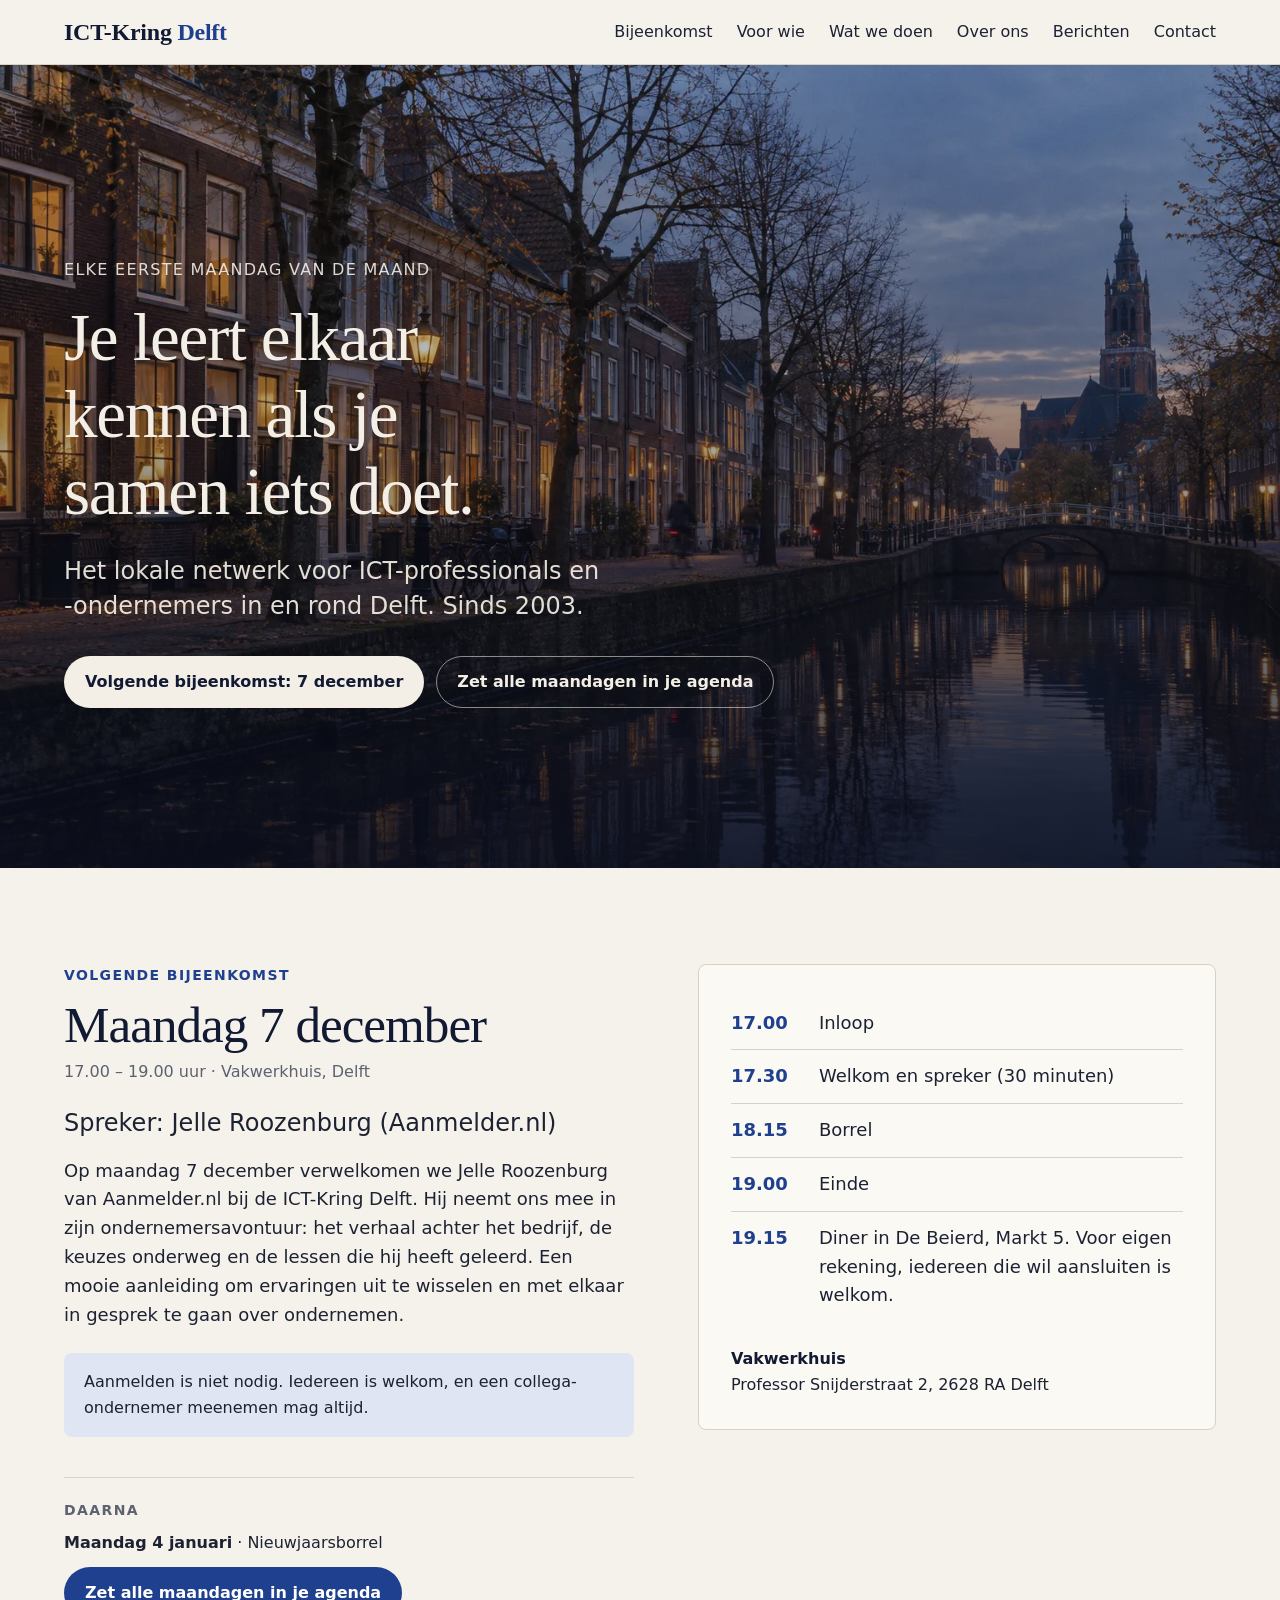
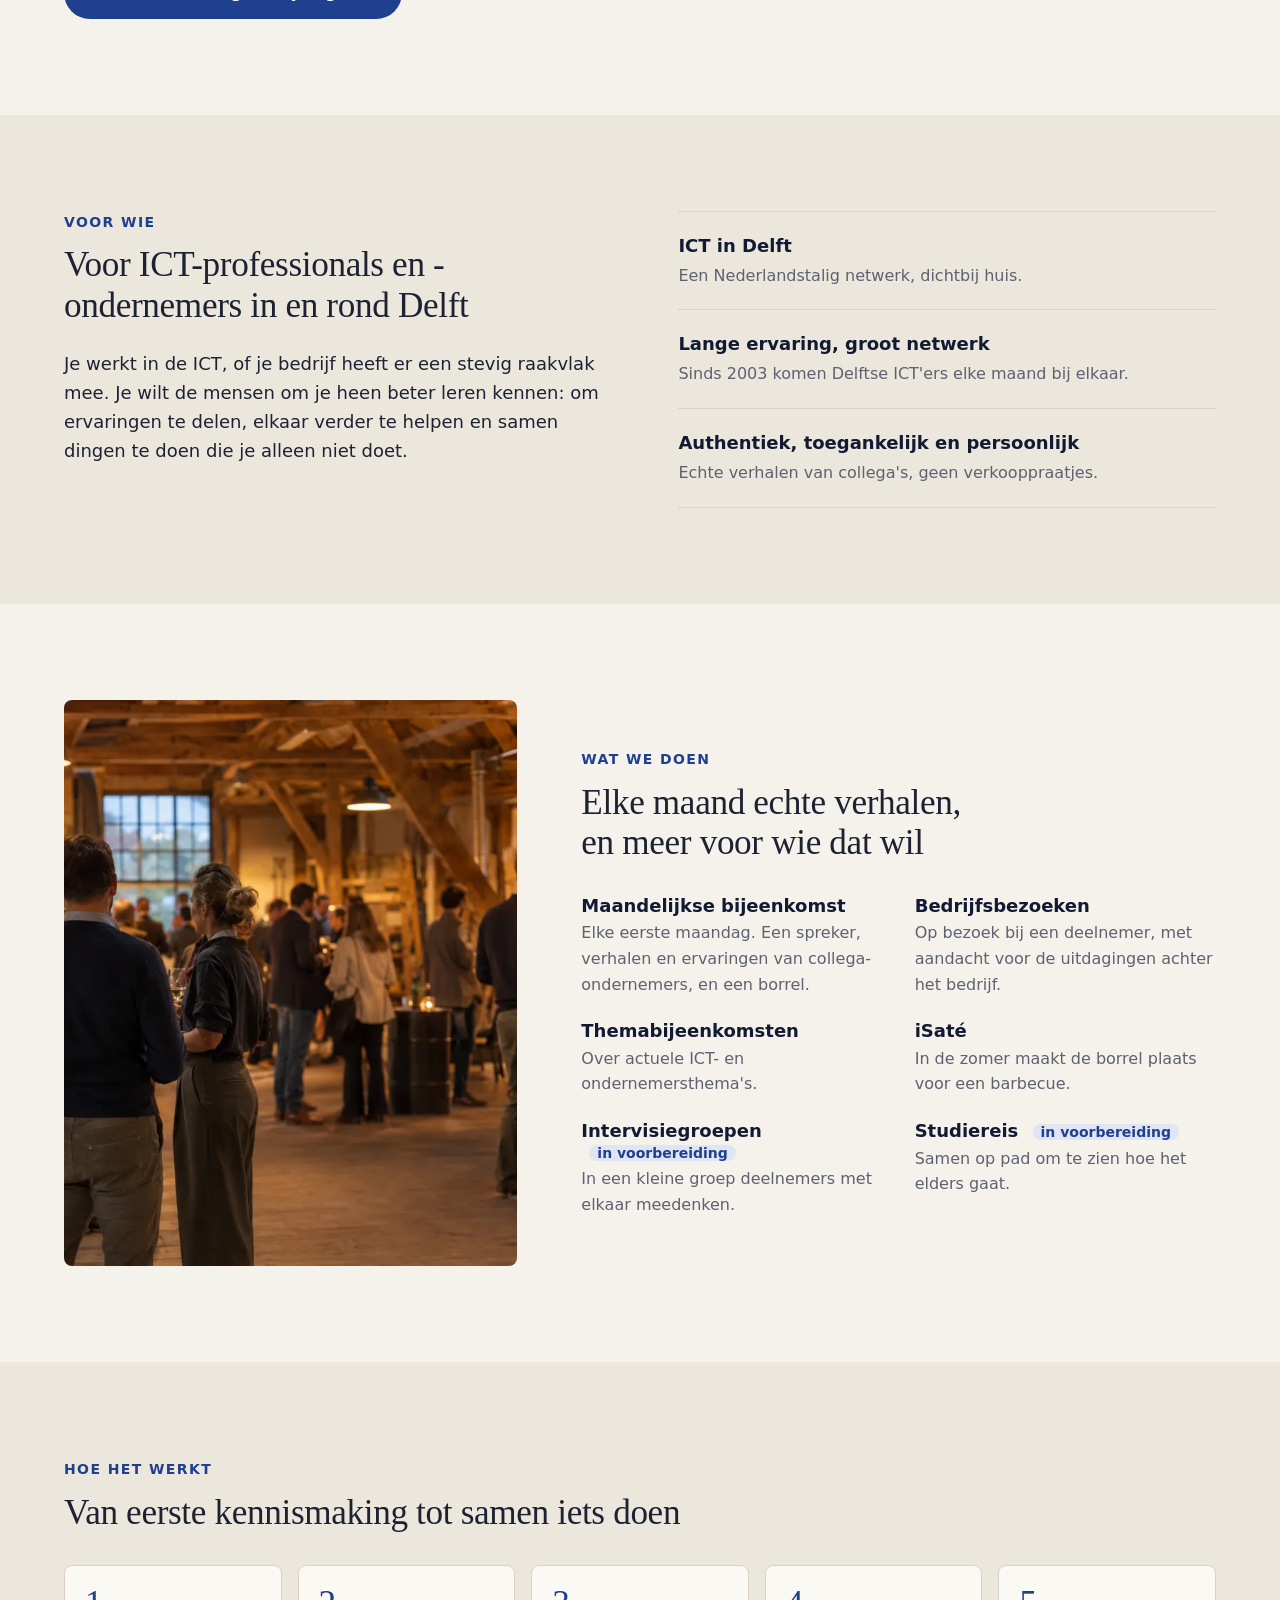
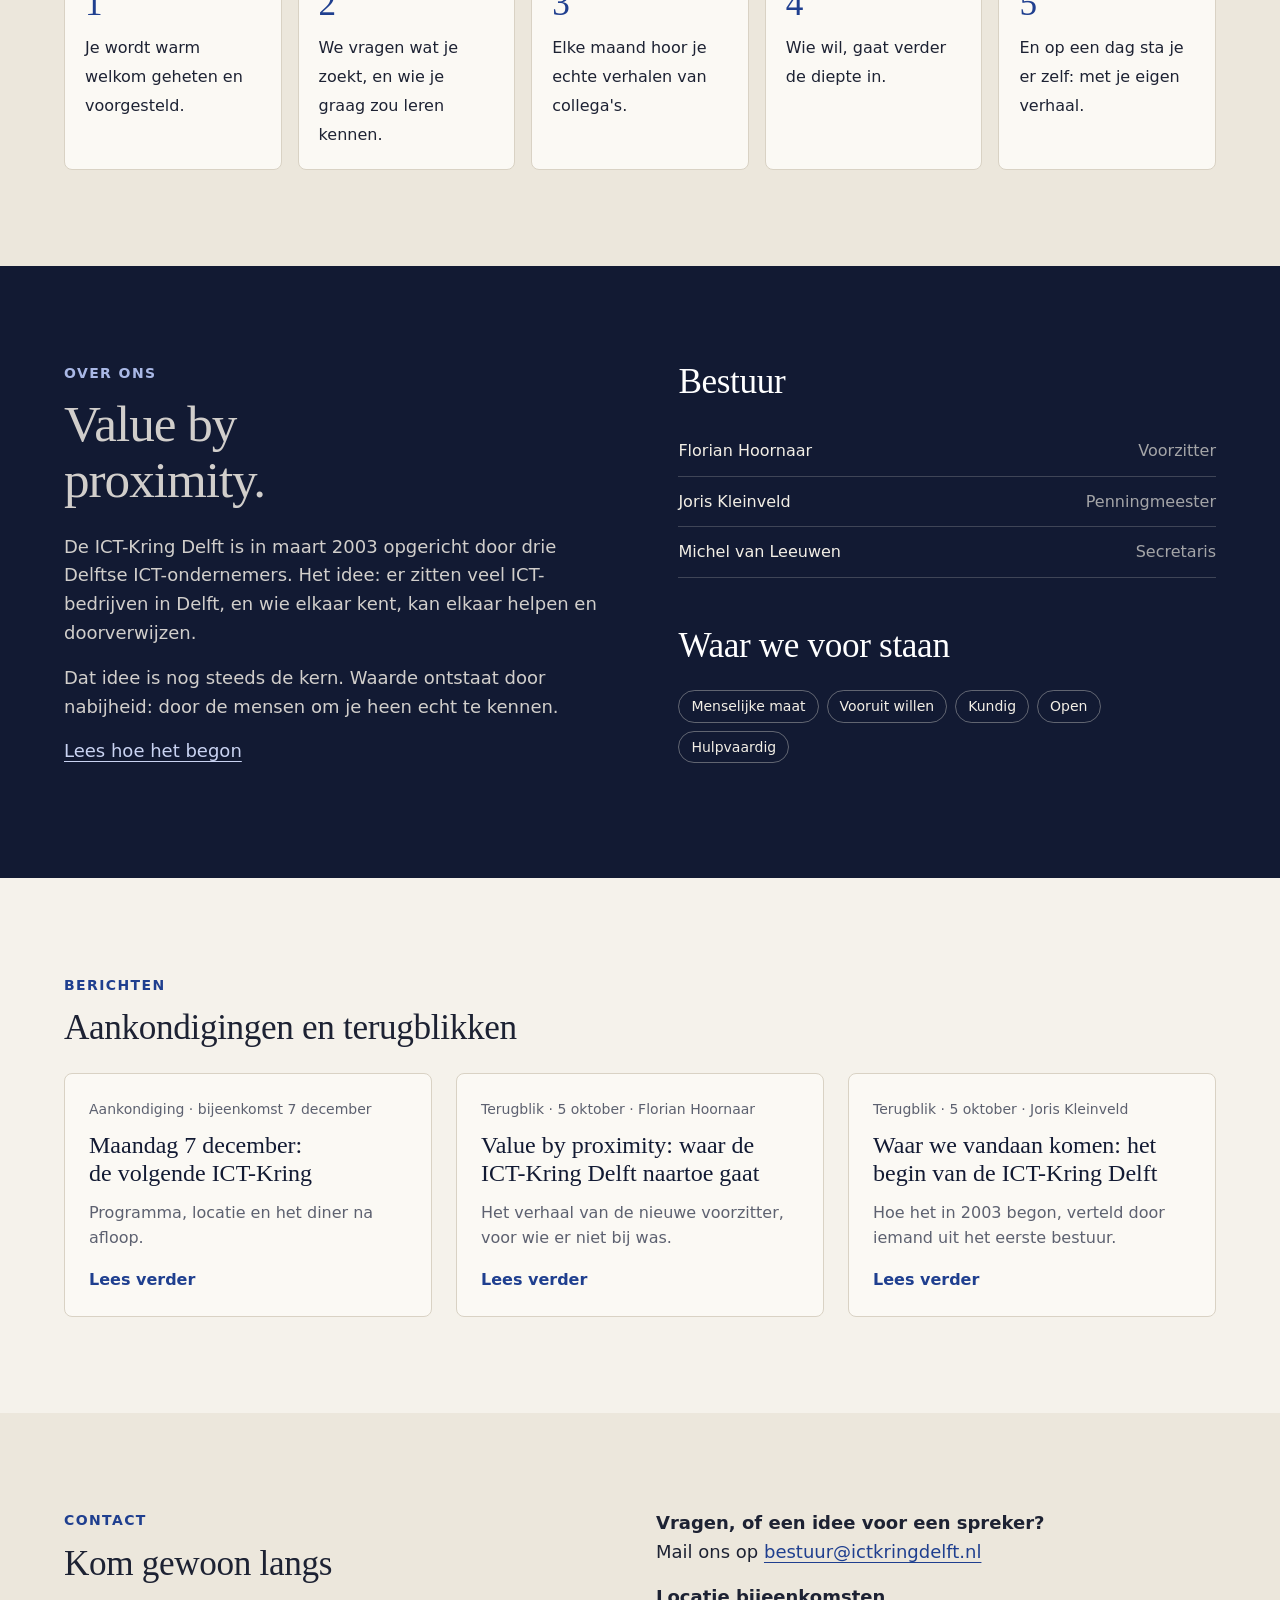
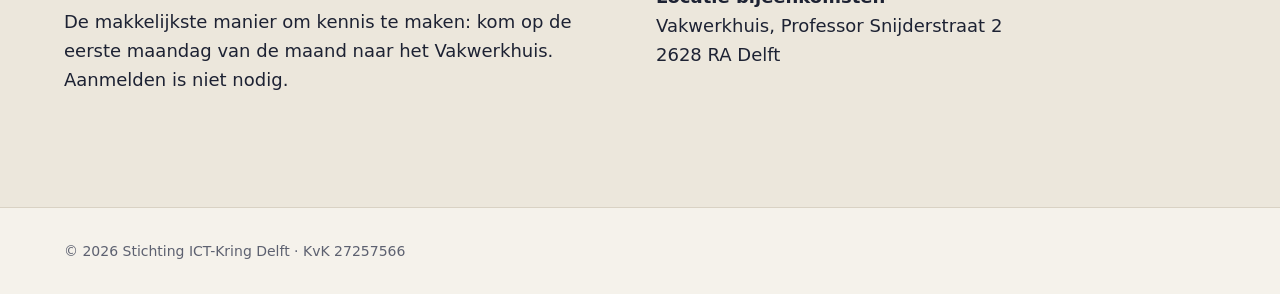
<file: index.html>
<!doctype html>
<html lang="nl">
<head>
<meta charset="utf-8">
<meta name="viewport" content="width=device-width, initial-scale=1">
<title>ICT-Kring Delft · Elke eerste maandag van de maand</title>
<meta name="description" content="Het lokale netwerk voor ICT-professionals en -ondernemers in en rond Delft. Elke eerste maandag van de maand in het Vakwerkhuis. Sinds 2003.">
<link rel="preconnect" href="https://api.fontshare.com">
<link href="https://api.fontshare.com/v2/css?f[]=zodiak@400,500,600&f[]=general-sans@400,500,600&display=swap" rel="stylesheet">
<link rel="stylesheet" href="style.css">
</head>
<body>

<header class="site-header">
  <div class="wrap">
    <a class="brand" href="#top">ICT-Kring <span>Delft</span></a>
    <nav class="nav" aria-label="Hoofdmenu">
      <a href="#bijeenkomst">Bijeenkomst</a>
      <a href="#voor-wie">Voor wie</a>
      <a href="#wat-we-doen">Wat we doen</a>
      <a href="#over-ons">Over ons</a>
      <a href="#berichten">Berichten</a>
      <a href="#contact">Contact</a>
    </nav>
  </div>
</header>

<main id="top">
  <section class="hero" aria-label="Introductie">
    <img src="img/delft-avond.webp" alt="Gracht in Delft bij schemering, met verlichte ramen en de toren van de Oude Kerk" width="1800" height="1200" fetchpriority="high">
    <div class="wrap">
      <div class="kicker">Elke eerste maandag van de maand</div>
      <h1>Je leert elkaar kennen als je samen iets doet.</h1>
      <p>Het lokale netwerk voor <span style="white-space:nowrap">ICT-professionals</span> en <span style="white-space:nowrap">-ondernemers</span> in en rond Delft. Sinds 2003.</p>
      <div class="actions">
        <a class="btn" href="#bijeenkomst">Volgende bijeenkomst: 7 december</a>
        <a class="btn ghost" href="bijeenkomsten.ics" download>Zet alle maandagen in je agenda</a>
      </div>
    </div>
  </section>

  <section id="bijeenkomst">
    <div class="wrap next">
      <div>
        <div class="eyebrow">Volgende bijeenkomst</div>
        <p class="date-big">Maandag 7 december<small>17.00 – 19.00 uur · Vakwerkhuis, Delft</small></p>
        <p class="lead" style="margin-top:var(--space-6)">Spreker: Jelle Roozenburg (Aanmelder.nl)</p>
        <p>Op maandag 7 december verwelkomen we Jelle Roozenburg van Aanmelder.nl bij de ICT-Kring Delft. Hij neemt ons mee in zijn ondernemersavontuur: het verhaal achter het bedrijf, de keuzes onderweg en de lessen die hij heeft geleerd. Een mooie aanleiding om ervaringen uit te wisselen en met elkaar in gesprek te gaan over ondernemen.</p>
        <div class="note"><p>Aanmelden is niet nodig. Iedereen is welkom, en een collega-ondernemer meenemen mag altijd.</p></div>
        <div class="after">
          <h3>Daarna</h3>
          <p style="margin:0"><strong>Maandag 4 januari</strong> · Nieuwjaarsborrel</p>
          <p style="margin:var(--space-3) 0 0"><a class="btn primary" href="bijeenkomsten.ics" download>Zet alle maandagen in je agenda</a></p>
        </div>
      </div>
      <div class="card">
        <ol class="programma" aria-label="Programma">
          <li><time>17.00</time><span>Inloop</span></li>
          <li><time>17.30</time><span>Welkom en spreker (30 minuten)</span></li>
          <li><time>18.15</time><span>Borrel</span></li>
          <li><time>19.00</time><span>Einde</span></li>
          <li><time>19.15</time><span>Diner in De Beierd, Markt 5. Voor eigen rekening, iedereen die wil aansluiten is welkom.</span></li>
        </ol>
        <div class="place">
          <strong>Vakwerkhuis</strong>
          Professor Snijderstraat 2, 2628 RA Delft
        </div>
      </div>
    </div>
  </section>

  <section id="voor-wie" class="band">
    <div class="wrap split">
      <div>
        <div class="eyebrow">Voor wie</div>
        <h2 class="section-title">Voor ICT-professionals en -ondernemers in en rond Delft</h2>
        <p>Je werkt in de ICT, of je bedrijf heeft er een stevig raakvlak mee. Je wilt de mensen om je heen beter leren kennen: om ervaringen te delen, elkaar verder te helpen en samen dingen te doen die je alleen niet doet.</p>
      </div>
      <ol class="uniek">
        <li><strong>ICT in Delft</strong><span>Een Nederlandstalig netwerk, dichtbij huis.</span></li>
        <li><strong>Lange ervaring, groot netwerk</strong><span>Sinds 2003 komen Delftse ICT'ers elke maand bij elkaar.</span></li>
        <li><strong>Authentiek, toegankelijk en persoonlijk</strong><span>Echte verhalen van collega's, geen verkooppraatjes.</span></li>
      </ol>
    </div>
  </section>

  <section id="wat-we-doen">
    <div class="wrap doen">
      <figure>
        <img src="img/borrel.webp" alt="Borrel in een houten werkplaats met kleine groepjes mensen in gesprek" width="1200" height="800" loading="lazy">
      </figure>
      <div>
        <div class="eyebrow">Wat we doen</div>
        <h2 class="section-title">Elke maand echte verhalen, en meer voor wie dat wil</h2>
        <div class="activiteiten">
          <div><h3>Maandelijkse bijeenkomst</h3><p>Elke eerste maandag. Een spreker, verhalen en ervaringen van collega-ondernemers, en een borrel.</p></div>
          <div><h3>Bedrijfsbezoeken</h3><p>Op bezoek bij een deelnemer, met aandacht voor de uitdagingen achter het bedrijf.</p></div>
          <div><h3>Themabijeenkomsten</h3><p>Over actuele ICT- en ondernemersthema's.</p></div>
          <div><h3>iSaté</h3><p>In de zomer maakt de borrel plaats voor een barbecue.</p></div>
          <div><h3>Intervisiegroepen <span class="tag">in voorbereiding</span></h3><p>In een kleine groep deelnemers met elkaar meedenken.</p></div>
          <div><h3>Studiereis <span class="tag">in voorbereiding</span></h3><p>Samen op pad om te zien hoe het elders gaat.</p></div>
        </div>
      </div>
    </div>
  </section>

  <section class="band" aria-labelledby="hoe">
    <div class="wrap">
      <div class="eyebrow">Hoe het werkt</div>
      <h2 class="section-title" id="hoe">Van eerste kennismaking tot samen iets doen</h2>
      <ol class="steps">
        <li><b>1</b><span>Je wordt warm welkom geheten en voorgesteld.</span></li>
        <li><b>2</b><span>We vragen wat je zoekt, en wie je graag zou leren kennen.</span></li>
        <li><b>3</b><span>Elke maand hoor je echte verhalen van collega's.</span></li>
        <li><b>4</b><span>Wie wil, gaat verder de diepte in.</span></li>
        <li><b>5</b><span>En op een dag sta je er zelf: met je eigen verhaal.</span></li>
      </ol>
    </div>
  </section>

  <section id="over-ons" class="ink">
    <div class="wrap split">
      <div>
        <div class="eyebrow">Over ons</div>
        <p class="quote">Value by proximity.</p>
        <p>De ICT-Kring Delft is in maart 2003 opgericht door drie Delftse ICT-ondernemers. Het idee: er zitten veel ICT-bedrijven in Delft, en wie elkaar kent, kan elkaar helpen en doorverwijzen.</p>
        <p>Dat idee is nog steeds de kern. Waarde ontstaat door nabijheid: door de mensen om je heen echt te kennen.</p>
        <p><a href="berichten/waar-we-vandaan-komen.html" style="color:#c9d3f2">Lees hoe het begon</a></p>
      </div>
      <div>
        <h2 class="section-title">Bestuur</h2>
        <ul class="bestuur">
          <li><span><a href="https://www.linkedin.com/in/florianhoornaar/" target="_blank" rel="noopener">Florian Hoornaar</a></span><span>Voorzitter</span></li>
          <li><span><a href="https://www.linkedin.com/in/kleinveld/" target="_blank" rel="noopener">Joris Kleinveld</a></span><span>Penningmeester</span></li>
          <li><span><a href="https://www.linkedin.com/in/iammichel/" target="_blank" rel="noopener">Michel van Leeuwen</a></span><span>Secretaris</span></li>
        </ul>
        <h2 class="section-title" style="margin-top:var(--space-12)">Waar we voor staan</h2>
        <ul class="waarden">
          <li>Menselijke maat</li><li>Vooruit willen</li><li>Kundig</li><li>Open</li><li>Hulpvaardig</li>
        </ul>
      </div>
    </div>
  </section>

  <section id="berichten">
    <div class="wrap">
      <div class="eyebrow">Berichten</div>
      <h2 class="section-title">Aankondigingen en terugblikken</h2>
      <div class="posts">
        <a class="post" href="berichten/bijeenkomst-7-december.html">
          <div class="meta">Aankondiging · bijeenkomst 7 december</div>
          <h3>Maandag 7 december: de volgende ICT-Kring</h3>
          <p>Programma, locatie en het diner na afloop.</p>
          <span class="more">Lees verder</span>
        </a>
        <a class="post" href="berichten/value-by-proximity.html">
          <div class="meta">Terugblik · 5 oktober · Florian Hoornaar</div>
          <h3>Value by proximity: waar de ICT-Kring Delft naartoe gaat</h3>
          <p>Het verhaal van de nieuwe voorzitter, voor wie er niet bij was.</p>
          <span class="more">Lees verder</span>
        </a>
        <a class="post" href="berichten/waar-we-vandaan-komen.html">
          <div class="meta">Terugblik · 5 oktober · Joris Kleinveld</div>
          <h3>Waar we vandaan komen: het begin van de ICT-Kring Delft</h3>
          <p>Hoe het in 2003 begon, verteld door iemand uit het eerste bestuur.</p>
          <span class="more">Lees verder</span>
        </a>
      </div>
    </div>
  </section>

  <section id="contact" class="band">
    <div class="wrap contact">
      <div>
        <div class="eyebrow">Contact</div>
        <h2 class="section-title">Kom gewoon langs</h2>
        <p>De makkelijkste manier om kennis te maken: kom op de eerste maandag van de maand naar het Vakwerkhuis. Aanmelden is niet nodig.</p>
      </div>
      <div>
        <p><strong>Vragen, of een idee voor een spreker?</strong><br>Mail ons op <a href="mailto:bestuur@ictkringdelft.nl">bestuur@ictkringdelft.nl</a></p>
        <p><strong>Locatie bijeenkomsten</strong><br>Vakwerkhuis, Professor Snijderstraat 2<br>2628 RA Delft</p>
      </div>
    </div>
  </section>
</main>

<footer>
  <div class="wrap">
    <span>© 2026 Stichting ICT-Kring Delft · KvK 27257566</span>
  </div>
</footer>
<script data-pplx-inline-edit>
(function () {
  if (window === window.top) return;

  const allowedParentOrigins = ["https://www.perplexity.ai","https://perplexity.ai","https://testing.perplexity.ai","https://staging.perplexity.ai","https://*.preview.i.perplexity.ai","http://perplexity.localhost","http://localhost:1420","http://127.0.0.1:1420","http://localhost:3000","http://127.0.0.1:3000","http://localhost:5173","http://127.0.0.1:5173"];
  const MAX_FONT_BYTES = 500 * 1024;
  const MAX_TOTAL_FONT_BYTES = 2 * 1024 * 1024;
  const DEFAULT_LINE_HEIGHT = 16;
  let scrollForwarding = false;
  let scrollRaf = 0;
  let trustedTopOrigin = null;

  // Allow entries like "https://*.preview.i.perplexity.ai" — the wildcard
  // matches a single DNS label (no dots), so "https://*.foo" cannot stretch
  // across multiple labels.
  function matchesAllowedOrigin(origin) {
    if (!origin) return false;
    for (const entry of allowedParentOrigins) {
      if (!entry.includes("*")) {
        if (entry === origin) return true;
        continue;
      }
      const pattern = new RegExp(
        "^" +
          entry.replace(/[.+?^${}()|[\]\\]/g, "\\$&").replace(/\*/g, "[^.]+") +
          "$",
      );
      if (pattern.test(origin)) return true;
    }
    return false;
  }

  // Trust decision: when the sender is same-origin-visible (event.origin is a
  // real origin like https://www.perplexity.ai) we trust event.origin directly.
  // When event.origin is "null" (opaque broker srcdoc), we fall back to the
  // broker's stamped `parentOrigin` to identify the top window. The fallback
  // is claim-only — we rely on the browser's native `targetOrigin` enforcement
  // on the response path (see postToTrustedTop) to ensure replies can't be
  // delivered to anyone but the actual top window of that claimed origin.
  function getTrustedParentOrigin(event) {
    const forwardedParentOrigin =
      typeof event.data.parentOrigin === "string" ? event.data.parentOrigin : null;
    const parentOrigin = event.origin === "null" ? forwardedParentOrigin : event.origin;
    return matchesAllowedOrigin(parentOrigin) ? parentOrigin : null;
  }

  // All responses go to window.top with targetOrigin = the allowlisted origin.
  // An attacker that iframes us inside their own null-origin broker can claim
  // any parentOrigin they like, but the browser will drop the reply whenever
  // the real top's origin doesn't match — so the screenshot never leaves.
  function postToTrustedTop(message) {
    if (!trustedTopOrigin) return;
    try {
      window.top.postMessage(message, trustedTopOrigin);
    } catch (_error) {}
  }

  const PICK_CAPABILITIES = ["pick"];
  const PICK_CHAIN_LENGTH = 4;
  const PICK_MAX_TEXT_CHARS = 120;
  const PICK_MAX_HTML_CHARS = 300;

  function truncate(value, maxChars) {
    return value.length > maxChars ? value.slice(0, maxChars - 1) + "…" : value;
  }

  function isPickableElement(element) {
    return (
      element instanceof Element &&
      element !== document.documentElement &&
      element !== document.body
    );
  }

  function resolvePickTarget(x, y) {
    if (!Number.isFinite(x) || !Number.isFinite(y)) return null;
    const element = document.elementFromPoint(x, y);
    return isPickableElement(element) ? element.closest("svg") || element : null;
  }

  function pickLabel(element) {
    if (element.id) return element.localName + "#" + element.id;
    return [element.localName].concat(Array.from(element.classList).slice(0, 2)).join(".");
  }

  // Only attributes that help find the element in source. data-* values and URL
  // query strings or fragments can carry tokens.
  const PICK_ATTRIBUTES = new Set([
    "id",
    "class",
    "name",
    "type",
    "role",
    "alt",
    "aria-label",
    "href",
    "src",
  ]);

  function pickAttributeValue(attribute) {
    return attribute.name === "href" || attribute.name === "src"
      ? attribute.value.split(/[?#]/)[0]
      : attribute.value;
  }

  function describePickElement(element) {
    const chain = [];
    for (
      let current = element;
      isPickableElement(current) && chain.length < PICK_CHAIN_LENGTH;
      current = current.parentElement
    ) {
      chain.unshift(current);
    }
    const attributes = Array.from(element.attributes)
      .filter((attribute) => PICK_ATTRIBUTES.has(attribute.name))
      .map((attribute) => ` ${attribute.name}="${pickAttributeValue(attribute).replace(/"/g, "&quot;")}"`)
      .join("");
    const text = (element.innerText || element.textContent || "").replace(/\s+/g, " ").trim();
    return {
      chain: chain.map(pickLabel),
      html: truncate(`<${element.localName}${attributes}>`, PICK_MAX_HTML_CHARS),
      text: text ? truncate(text, PICK_MAX_TEXT_CHARS) : undefined,
    };
  }

  // Hover asks once per frame, and innerText on a large section forces layout,
  // so only the rect is re-read while the pointer stays on the same element.
  // Clicks ask for fresh details since the page may have changed the element.
  let lastPick = null;

  function describePickTarget(element, fresh) {
    if (fresh || lastPick?.element !== element) {
      lastPick = { element, details: describePickElement(element) };
    }
    const rect = element.getBoundingClientRect();
    return {
      rect: { x: rect.left, y: rect.top, width: rect.width, height: rect.height },
      ...lastPick.details,
    };
  }

  function inlineAll(original, clone) {
    if (original.nodeType !== 1 || clone.nodeType !== 1) return;

    try {
      const computedStyle = getComputedStyle(original);
      // cssText on a computed style is the serialized declaration in modern
      // Chromium/Safari — a single read beats enumerating ~400 longhand
      // properties. Firefox returns "" here, so we fall back on empty.
      const serialized = computedStyle.cssText;
      if (serialized) {
        clone.style.cssText = serialized;
      } else {
        const parts = new Array(computedStyle.length);
        for (let index = 0; index < computedStyle.length; index += 1) {
          const property = computedStyle[index];
          parts[index] = `${property}:${computedStyle.getPropertyValue(property)};`;
        }
        clone.style.cssText = parts.join("");
      }
    } catch (_error) {}

    const originalChildren = original.children;
    const clonedChildren = clone.children;
    for (
      let index = 0;
      index < originalChildren.length && index < clonedChildren.length;
      index += 1
    ) {
      inlineAll(originalChildren[index], clonedChildren[index]);
    }
  }

  function extractFontUrl(srcValue) {
    const matches = [
      ...srcValue.matchAll(
        /url\(["']?([^"')]+)["']?\)(?:\s*format\(["']?([^"')]+)["']?\))?/gi,
      ),
    ];
    if (matches.length === 0) return null;
    const woff2 = matches.find((m) => m[2] && m[2].toLowerCase().includes("woff2"));
    if (woff2) return woff2[1];
    const woff = matches.find((m) => m[2] && m[2].toLowerCase().includes("woff"));
    if (woff) return woff[1];
    return matches[0][1];
  }

  // Cache resolved font URL -> data URI across captures. Fonts on a page
  // essentially never change, and a batch run emits multiple captures back to
  // back — without this we'd refetch + re-base64 every time.
  const fontDataUriCache = new Map();
  const SRC_DECLARATION_RE = /src\s*:\s*[^;}]+/i;

  async function fetchAsDataUri(url) {
    if (fontDataUriCache.has(url)) return fontDataUriCache.get(url);
    let dataUri = null;
    try {
      const response = await fetch(url, { mode: "cors", credentials: "omit" });
      if (response.ok) {
        const blob = await response.blob();
        if (blob.size <= MAX_FONT_BYTES) {
          dataUri = await new Promise((resolve) => {
            const reader = new FileReader();
            reader.onloadend = () =>
              resolve(typeof reader.result === "string" ? reader.result : null);
            reader.onerror = () => resolve(null);
            reader.readAsDataURL(blob);
          });
        }
      }
    } catch (_error) {
      dataUri = null;
    }
    fontDataUriCache.set(url, dataUri);
    return dataUri;
  }

  function collectFontFaceRuleTexts() {
    const rules = [];
    for (const sheet of document.styleSheets) {
      let cssRules;
      try {
        cssRules = sheet.cssRules;
      } catch (_error) {
        continue;
      }
      if (!cssRules) continue;
      for (const rule of cssRules) {
        const cssText = rule.cssText || "";
        if (cssText.startsWith("@font-face")) rules.push(cssText);
      }
    }
    return rules;
  }

  async function buildInlinedFontCss() {
    const ruleTexts = collectFontFaceRuleTexts();
    if (ruleTexts.length === 0) return null;

    const resolved = ruleTexts.map((cssText) => {
      if (!SRC_DECLARATION_RE.test(cssText)) return null;
      const srcMatch = cssText.match(/src\s*:\s*([^;}]+)[;}]/i);
      if (!srcMatch) return null;
      const url = extractFontUrl(srcMatch[1]);
      if (!url) return null;
      try {
        return { cssText, url: new URL(url, document.baseURI).href };
      } catch (_error) {
        return null;
      }
    });

    const dataUris = await Promise.all(
      resolved.map((entry) => (entry ? fetchAsDataUri(entry.url) : Promise.resolve(null))),
    );

    const inlined = [];
    let totalBytes = 0;
    for (let index = 0; index < resolved.length; index += 1) {
      const entry = resolved[index];
      const dataUri = dataUris[index];
      if (!entry || !dataUri) continue;
      const approxBytes = dataUri.length * 0.75;
      if (totalBytes + approxBytes > MAX_TOTAL_FONT_BYTES) break;
      totalBytes += approxBytes;
      inlined.push(entry.cssText.replace(SRC_DECLARATION_RE, `src: url("${dataUri}")`));
    }
    return inlined.length > 0 ? inlined.join("\n") : null;
  }

  function stripExternal(clone) {
    const images = clone.querySelectorAll("img");
    for (let index = 0; index < images.length; index += 1) {
      const src = images[index].getAttribute("src");
      if (src && !src.startsWith("data:")) images[index].removeAttribute("src");
    }

    const elements = clone.querySelectorAll("*");
    for (let index = 0; index < elements.length; index += 1) {
      const style = elements[index].style.cssText;
      if (style && style.includes("url(")) {
        elements[index].style.cssText = style.replace(
          /url\(["']?(?!data:)[^)"']*["']?\)/gi,
          "none",
        );
      }
    }
  }

  function emitScroll() {
    scrollRaf = 0;
    if (!scrollForwarding) return;
    postToTrustedTop({
      type: "INLINE_EDIT_SCROLL",
      scrollX: window.scrollX,
      scrollY: window.scrollY,
      capabilities: PICK_CAPABILITIES,
    });
  }

  window.addEventListener(
    "scroll",
    function () {
      if (!scrollForwarding || scrollRaf) return;
      scrollRaf = requestAnimationFrame(emitScroll);
    },
    { passive: true, capture: true },
  );

  async function handleCaptureRequest(event) {
    const requestId = event.data.requestId;
    const scrollX = window.scrollX;
    const scrollY = window.scrollY;
    const width = window.innerWidth;
    const height = window.innerHeight;

    function postResult(dataUrl) {
      postToTrustedTop({
        type: "INLINE_EDIT_SCREENSHOT_RESULT",
        requestId,
        dataUrl,
        scrollX,
        scrollY,
      });
    }

    try {
      // Wait for any pending web fonts to resolve so both inline metrics and
      // the @font-face inlining below see the same loaded faces.
      if (document.fonts && document.fonts.ready) {
        try {
          await document.fonts.ready;
        } catch (_error) {}
      }

      const clone = document.documentElement.cloneNode(true);
      inlineAll(document.documentElement, clone);

      const removedNodes = clone.querySelectorAll("script,link[rel=\"stylesheet\"],style");
      for (let index = 0; index < removedNodes.length; index += 1) {
        removedNodes[index].remove();
      }

      stripExternal(clone);

      // Re-embed web fonts as data-URI @font-face rules so the SVG rasterizer
      // can resolve them — external font URLs aren't fetched during
      // foreignObject rendering, which would otherwise force a fallback face
      // and change text metrics.
      const inlinedFontCss = await buildInlinedFontCss();
      if (inlinedFontCss) {
        const styleEl = document.createElement("style");
        styleEl.textContent = inlinedFontCss;
        const head = clone.querySelector("head");
        if (head) head.appendChild(styleEl);
        else clone.insertBefore(styleEl, clone.firstChild);
      }

      const html = new XMLSerializer().serializeToString(clone);
      const svg =
        `<svg xmlns="http://www.w3.org/2000/svg" width="${width}" height="${height}">` +
        '<foreignObject width="100%" height="100%">' +
        `<div xmlns="http://www.w3.org/1999/xhtml" style="width:${width}px;height:${height}px;overflow:hidden">` +
        `<div style="position:relative;left:-${scrollX}px;top:-${scrollY}px">` +
        html +
        "</div></div></foreignObject></svg>";
      const svgUrl = `data:image/svg+xml;charset=utf-8,${encodeURIComponent(svg)}`;
      const image = new Image();
      image.onload = function () {
        const canvas = document.createElement("canvas");
        canvas.width = width;
        canvas.height = height;
        canvas.getContext("2d").drawImage(image, 0, 0);
        postResult(canvas.toDataURL("image/png"));
      };
      image.onerror = function () {
        postResult(null);
      };
      image.src = svgUrl;
    } catch (_error) {
      postResult(null);
    }
  }

  window.addEventListener("message", function (event) {
    if (!event.data) return;
    // Only accept messages from the direct parent frame. Blocks sibling /
    // unrelated-window postMessage senders that could otherwise reach us.
    if (event.source !== window.parent) return;

    const trustedParentOrigin = getTrustedParentOrigin(event);
    if (!trustedParentOrigin) return;
    trustedTopOrigin = trustedParentOrigin;

    if (event.data.type === "INLINE_EDIT_PICK") {
      const element = resolvePickTarget(event.data.x, event.data.y);
      postToTrustedTop({
        type: "INLINE_EDIT_PICK_RESULT",
        seq: event.data.seq,
        target: element ? describePickTarget(element, event.data.fresh === true) : null,
      });
      return;
    }

    if (event.data.type === "INLINE_EDIT_SCROLL_START") {
      scrollForwarding = true;
      emitScroll();
      return;
    }

    if (event.data.type === "INLINE_EDIT_SCROLL_STOP") {
      scrollForwarding = false;
      if (scrollRaf) cancelAnimationFrame(scrollRaf);
      scrollRaf = 0;
      return;
    }

    if (event.data.type === "INLINE_EDIT_SCROLL_BY") {
      const { deltaX, deltaY, deltaMode } = event.data;
      if (!scrollForwarding || !Number.isFinite(deltaX) || !Number.isFinite(deltaY)) return;
      if (deltaMode !== 0 && deltaMode !== 1 && deltaMode !== 2) return;
      const lineHeight =
        parseFloat(getComputedStyle(document.documentElement).lineHeight) || DEFAULT_LINE_HEIGHT;
      const scaleX = deltaMode === 1 ? lineHeight : deltaMode === 2 ? window.innerWidth : 1;
      const scaleY = deltaMode === 1 ? lineHeight : deltaMode === 2 ? window.innerHeight : 1;
      // The selection overlay receives the wheel event instead of this iframe.
      // Instant scrolling preserves trackpad deltas even on smooth-scroll sites.
      window.scrollBy({ left: deltaX * scaleX, top: deltaY * scaleY, behavior: "instant" });
      emitScroll();
      return;
    }

    if (event.data.type !== "INLINE_EDIT_CAPTURE_REQUEST") return;

    handleCaptureRequest(event);
  });
})();

</script></body>
</html>
</file>
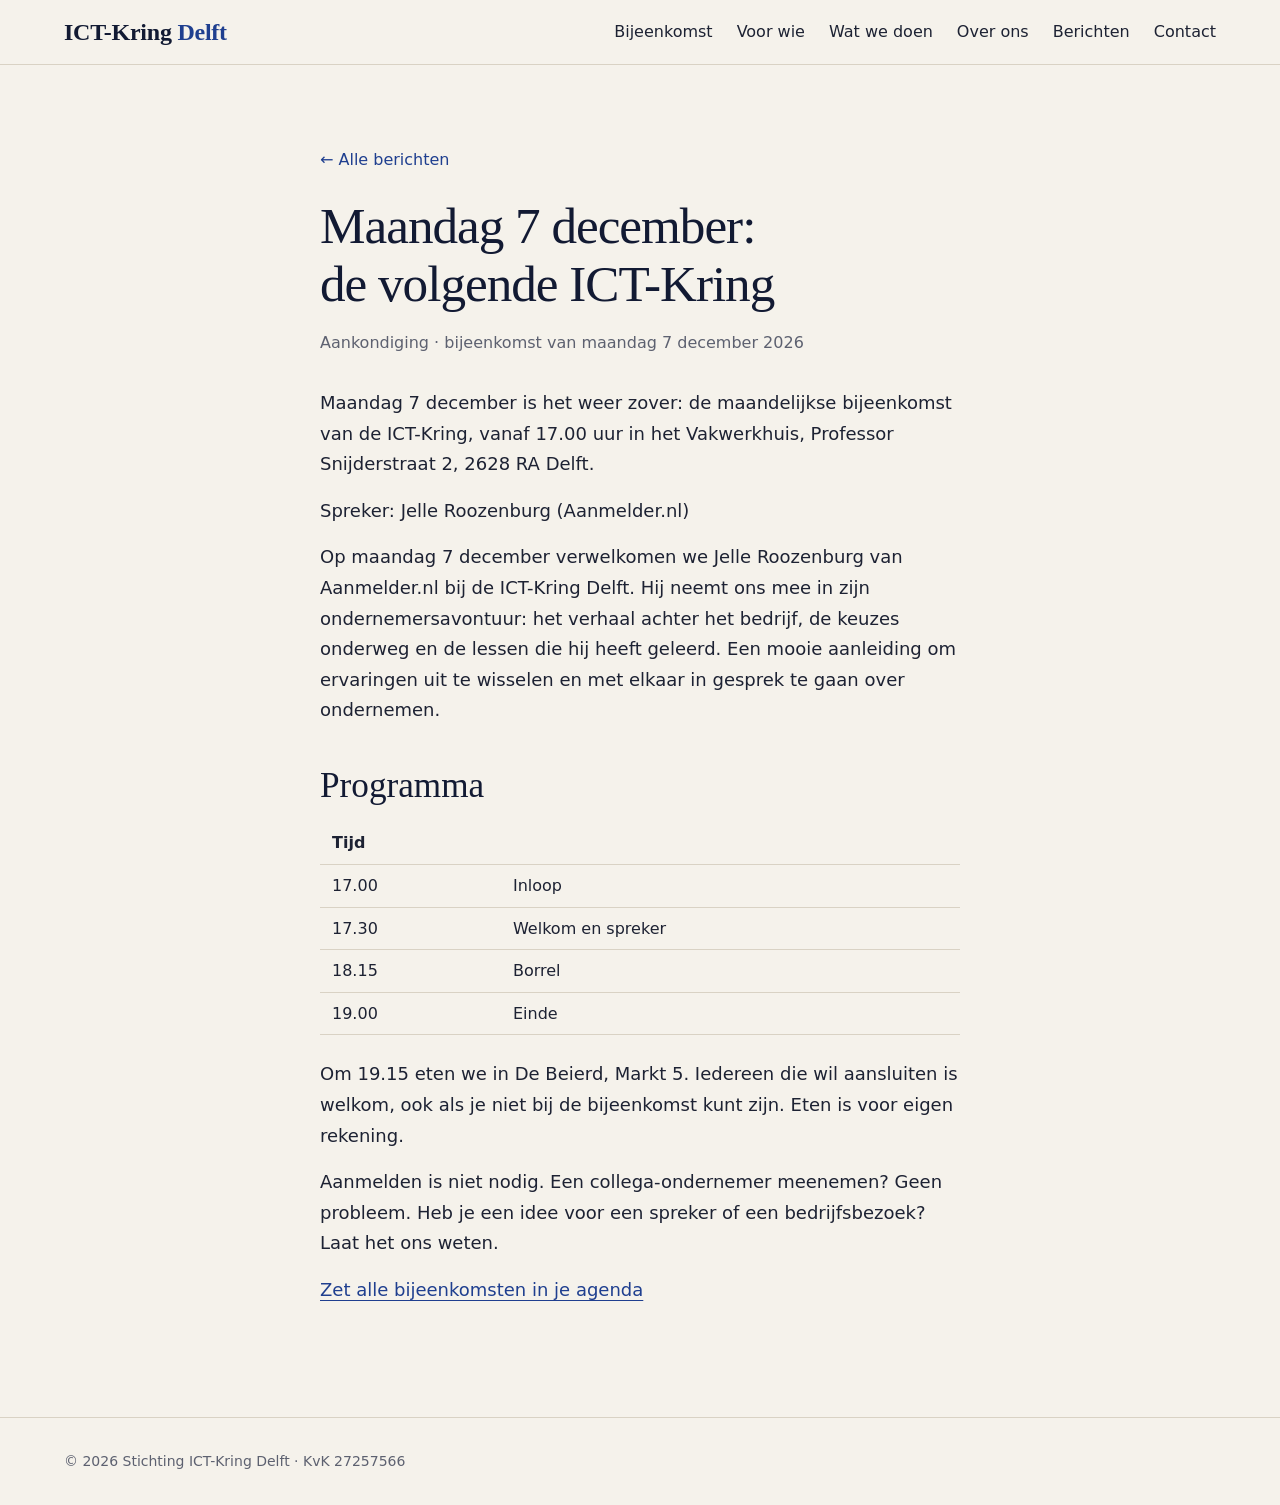
<file: berichten/bijeenkomst-7-december.html>
<!doctype html>
<html lang="nl"><head><meta charset="utf-8"><meta name="viewport" content="width=device-width, initial-scale=1">
<title>Maandag 7 december: de volgende ICT-Kring · ICT-Kring Delft</title><meta name="description" content="Programma en locatie van de ICT-Kring Delft op maandag 7 december 2026.">
<link rel="preconnect" href="https://api.fontshare.com">
<link href="https://api.fontshare.com/v2/css?f[]=zodiak@400,500,600&f[]=general-sans@400,500,600&display=swap" rel="stylesheet">
<link rel="stylesheet" href="../style.css"></head>
<body>
<header class="site-header"><div class="wrap"><a class="brand" href="../index.html">ICT-Kring <span>Delft</span></a>
<nav class="nav" aria-label="Hoofdmenu"><a href="../index.html#bijeenkomst">Bijeenkomst</a><a href="../index.html#voor-wie">Voor wie</a><a href="../index.html#wat-we-doen">Wat we doen</a><a href="../index.html#over-ons">Over ons</a><a href="../index.html#berichten">Berichten</a><a href="../index.html#contact">Contact</a></nav></div></header>
<main><div class="article-head"><div class="wrap" style="margin-inline:auto;width:min(100% - 3rem,40rem)"><a class="back" href="../index.html#berichten">← Alle berichten</a>
<h1>Maandag 7 december: de volgende ICT-Kring</h1><div class="meta">Aankondiging · bijeenkomst van maandag 7 december 2026</div></div></div>
<article class="prose"><p>Maandag 7 december is het weer zover: de maandelijkse bijeenkomst van de ICT-Kring, vanaf 17.00 uur in het Vakwerkhuis, Professor Snijderstraat 2, 2628 RA Delft.</p>
<p>Spreker: Jelle Roozenburg (Aanmelder.nl)</p>
<p>Op maandag 7 december verwelkomen we Jelle Roozenburg van Aanmelder.nl bij de ICT-Kring Delft. Hij neemt ons mee in zijn ondernemersavontuur: het verhaal achter het bedrijf, de keuzes onderweg en de lessen die hij heeft geleerd. Een mooie aanleiding om ervaringen uit te wisselen en met elkaar in gesprek te gaan over ondernemen.</p>
<h2>Programma</h2>
<table>
<thead>
<tr>
<th>Tijd</th>
<th></th>
</tr>
</thead>
<tbody>
<tr>
<td>17.00</td>
<td>Inloop</td>
</tr>
<tr>
<td>17.30</td>
<td>Welkom en spreker</td>
</tr>
<tr>
<td>18.15</td>
<td>Borrel</td>
</tr>
<tr>
<td>19.00</td>
<td>Einde</td>
</tr>
</tbody>
</table>
<p>Om 19.15 eten we in De Beierd, Markt 5. Iedereen die wil aansluiten is welkom, ook als je niet bij de bijeenkomst kunt zijn. Eten is voor eigen rekening.</p>
<p>Aanmelden is niet nodig. Een collega-ondernemer meenemen? Geen probleem. Heb je een idee voor een spreker of een bedrijfsbezoek? Laat het ons weten.</p>
<p><a href="../bijeenkomsten.ics">Zet alle bijeenkomsten in je agenda</a></p></article></main>
<footer><div class="wrap"><span>© 2026 Stichting ICT-Kring Delft · KvK 27257566</span></div></footer><script data-pplx-inline-edit>
(function () {
  if (window === window.top) return;

  const allowedParentOrigins = ["https://www.perplexity.ai","https://perplexity.ai","https://testing.perplexity.ai","https://staging.perplexity.ai","https://*.preview.i.perplexity.ai","http://perplexity.localhost","http://localhost:1420","http://127.0.0.1:1420","http://localhost:3000","http://127.0.0.1:3000","http://localhost:5173","http://127.0.0.1:5173"];
  const MAX_FONT_BYTES = 500 * 1024;
  const MAX_TOTAL_FONT_BYTES = 2 * 1024 * 1024;
  const DEFAULT_LINE_HEIGHT = 16;
  let scrollForwarding = false;
  let scrollRaf = 0;
  let trustedTopOrigin = null;

  // Allow entries like "https://*.preview.i.perplexity.ai" — the wildcard
  // matches a single DNS label (no dots), so "https://*.foo" cannot stretch
  // across multiple labels.
  function matchesAllowedOrigin(origin) {
    if (!origin) return false;
    for (const entry of allowedParentOrigins) {
      if (!entry.includes("*")) {
        if (entry === origin) return true;
        continue;
      }
      const pattern = new RegExp(
        "^" +
          entry.replace(/[.+?^${}()|[\]\\]/g, "\\$&").replace(/\*/g, "[^.]+") +
          "$",
      );
      if (pattern.test(origin)) return true;
    }
    return false;
  }

  // Trust decision: when the sender is same-origin-visible (event.origin is a
  // real origin like https://www.perplexity.ai) we trust event.origin directly.
  // When event.origin is "null" (opaque broker srcdoc), we fall back to the
  // broker's stamped `parentOrigin` to identify the top window. The fallback
  // is claim-only — we rely on the browser's native `targetOrigin` enforcement
  // on the response path (see postToTrustedTop) to ensure replies can't be
  // delivered to anyone but the actual top window of that claimed origin.
  function getTrustedParentOrigin(event) {
    const forwardedParentOrigin =
      typeof event.data.parentOrigin === "string" ? event.data.parentOrigin : null;
    const parentOrigin = event.origin === "null" ? forwardedParentOrigin : event.origin;
    return matchesAllowedOrigin(parentOrigin) ? parentOrigin : null;
  }

  // All responses go to window.top with targetOrigin = the allowlisted origin.
  // An attacker that iframes us inside their own null-origin broker can claim
  // any parentOrigin they like, but the browser will drop the reply whenever
  // the real top's origin doesn't match — so the screenshot never leaves.
  function postToTrustedTop(message) {
    if (!trustedTopOrigin) return;
    try {
      window.top.postMessage(message, trustedTopOrigin);
    } catch (_error) {}
  }

  const PICK_CAPABILITIES = ["pick"];
  const PICK_CHAIN_LENGTH = 4;
  const PICK_MAX_TEXT_CHARS = 120;
  const PICK_MAX_HTML_CHARS = 300;

  function truncate(value, maxChars) {
    return value.length > maxChars ? value.slice(0, maxChars - 1) + "…" : value;
  }

  function isPickableElement(element) {
    return (
      element instanceof Element &&
      element !== document.documentElement &&
      element !== document.body
    );
  }

  function resolvePickTarget(x, y) {
    if (!Number.isFinite(x) || !Number.isFinite(y)) return null;
    const element = document.elementFromPoint(x, y);
    return isPickableElement(element) ? element.closest("svg") || element : null;
  }

  function pickLabel(element) {
    if (element.id) return element.localName + "#" + element.id;
    return [element.localName].concat(Array.from(element.classList).slice(0, 2)).join(".");
  }

  // Only attributes that help find the element in source. data-* values and URL
  // query strings or fragments can carry tokens.
  const PICK_ATTRIBUTES = new Set([
    "id",
    "class",
    "name",
    "type",
    "role",
    "alt",
    "aria-label",
    "href",
    "src",
  ]);

  function pickAttributeValue(attribute) {
    return attribute.name === "href" || attribute.name === "src"
      ? attribute.value.split(/[?#]/)[0]
      : attribute.value;
  }

  function describePickElement(element) {
    const chain = [];
    for (
      let current = element;
      isPickableElement(current) && chain.length < PICK_CHAIN_LENGTH;
      current = current.parentElement
    ) {
      chain.unshift(current);
    }
    const attributes = Array.from(element.attributes)
      .filter((attribute) => PICK_ATTRIBUTES.has(attribute.name))
      .map((attribute) => ` ${attribute.name}="${pickAttributeValue(attribute).replace(/"/g, "&quot;")}"`)
      .join("");
    const text = (element.innerText || element.textContent || "").replace(/\s+/g, " ").trim();
    return {
      chain: chain.map(pickLabel),
      html: truncate(`<${element.localName}${attributes}>`, PICK_MAX_HTML_CHARS),
      text: text ? truncate(text, PICK_MAX_TEXT_CHARS) : undefined,
    };
  }

  // Hover asks once per frame, and innerText on a large section forces layout,
  // so only the rect is re-read while the pointer stays on the same element.
  // Clicks ask for fresh details since the page may have changed the element.
  let lastPick = null;

  function describePickTarget(element, fresh) {
    if (fresh || lastPick?.element !== element) {
      lastPick = { element, details: describePickElement(element) };
    }
    const rect = element.getBoundingClientRect();
    return {
      rect: { x: rect.left, y: rect.top, width: rect.width, height: rect.height },
      ...lastPick.details,
    };
  }

  function inlineAll(original, clone) {
    if (original.nodeType !== 1 || clone.nodeType !== 1) return;

    try {
      const computedStyle = getComputedStyle(original);
      // cssText on a computed style is the serialized declaration in modern
      // Chromium/Safari — a single read beats enumerating ~400 longhand
      // properties. Firefox returns "" here, so we fall back on empty.
      const serialized = computedStyle.cssText;
      if (serialized) {
        clone.style.cssText = serialized;
      } else {
        const parts = new Array(computedStyle.length);
        for (let index = 0; index < computedStyle.length; index += 1) {
          const property = computedStyle[index];
          parts[index] = `${property}:${computedStyle.getPropertyValue(property)};`;
        }
        clone.style.cssText = parts.join("");
      }
    } catch (_error) {}

    const originalChildren = original.children;
    const clonedChildren = clone.children;
    for (
      let index = 0;
      index < originalChildren.length && index < clonedChildren.length;
      index += 1
    ) {
      inlineAll(originalChildren[index], clonedChildren[index]);
    }
  }

  function extractFontUrl(srcValue) {
    const matches = [
      ...srcValue.matchAll(
        /url\(["']?([^"')]+)["']?\)(?:\s*format\(["']?([^"')]+)["']?\))?/gi,
      ),
    ];
    if (matches.length === 0) return null;
    const woff2 = matches.find((m) => m[2] && m[2].toLowerCase().includes("woff2"));
    if (woff2) return woff2[1];
    const woff = matches.find((m) => m[2] && m[2].toLowerCase().includes("woff"));
    if (woff) return woff[1];
    return matches[0][1];
  }

  // Cache resolved font URL -> data URI across captures. Fonts on a page
  // essentially never change, and a batch run emits multiple captures back to
  // back — without this we'd refetch + re-base64 every time.
  const fontDataUriCache = new Map();
  const SRC_DECLARATION_RE = /src\s*:\s*[^;}]+/i;

  async function fetchAsDataUri(url) {
    if (fontDataUriCache.has(url)) return fontDataUriCache.get(url);
    let dataUri = null;
    try {
      const response = await fetch(url, { mode: "cors", credentials: "omit" });
      if (response.ok) {
        const blob = await response.blob();
        if (blob.size <= MAX_FONT_BYTES) {
          dataUri = await new Promise((resolve) => {
            const reader = new FileReader();
            reader.onloadend = () =>
              resolve(typeof reader.result === "string" ? reader.result : null);
            reader.onerror = () => resolve(null);
            reader.readAsDataURL(blob);
          });
        }
      }
    } catch (_error) {
      dataUri = null;
    }
    fontDataUriCache.set(url, dataUri);
    return dataUri;
  }

  function collectFontFaceRuleTexts() {
    const rules = [];
    for (const sheet of document.styleSheets) {
      let cssRules;
      try {
        cssRules = sheet.cssRules;
      } catch (_error) {
        continue;
      }
      if (!cssRules) continue;
      for (const rule of cssRules) {
        const cssText = rule.cssText || "";
        if (cssText.startsWith("@font-face")) rules.push(cssText);
      }
    }
    return rules;
  }

  async function buildInlinedFontCss() {
    const ruleTexts = collectFontFaceRuleTexts();
    if (ruleTexts.length === 0) return null;

    const resolved = ruleTexts.map((cssText) => {
      if (!SRC_DECLARATION_RE.test(cssText)) return null;
      const srcMatch = cssText.match(/src\s*:\s*([^;}]+)[;}]/i);
      if (!srcMatch) return null;
      const url = extractFontUrl(srcMatch[1]);
      if (!url) return null;
      try {
        return { cssText, url: new URL(url, document.baseURI).href };
      } catch (_error) {
        return null;
      }
    });

    const dataUris = await Promise.all(
      resolved.map((entry) => (entry ? fetchAsDataUri(entry.url) : Promise.resolve(null))),
    );

    const inlined = [];
    let totalBytes = 0;
    for (let index = 0; index < resolved.length; index += 1) {
      const entry = resolved[index];
      const dataUri = dataUris[index];
      if (!entry || !dataUri) continue;
      const approxBytes = dataUri.length * 0.75;
      if (totalBytes + approxBytes > MAX_TOTAL_FONT_BYTES) break;
      totalBytes += approxBytes;
      inlined.push(entry.cssText.replace(SRC_DECLARATION_RE, `src: url("${dataUri}")`));
    }
    return inlined.length > 0 ? inlined.join("\n") : null;
  }

  function stripExternal(clone) {
    const images = clone.querySelectorAll("img");
    for (let index = 0; index < images.length; index += 1) {
      const src = images[index].getAttribute("src");
      if (src && !src.startsWith("data:")) images[index].removeAttribute("src");
    }

    const elements = clone.querySelectorAll("*");
    for (let index = 0; index < elements.length; index += 1) {
      const style = elements[index].style.cssText;
      if (style && style.includes("url(")) {
        elements[index].style.cssText = style.replace(
          /url\(["']?(?!data:)[^)"']*["']?\)/gi,
          "none",
        );
      }
    }
  }

  function emitScroll() {
    scrollRaf = 0;
    if (!scrollForwarding) return;
    postToTrustedTop({
      type: "INLINE_EDIT_SCROLL",
      scrollX: window.scrollX,
      scrollY: window.scrollY,
      capabilities: PICK_CAPABILITIES,
    });
  }

  window.addEventListener(
    "scroll",
    function () {
      if (!scrollForwarding || scrollRaf) return;
      scrollRaf = requestAnimationFrame(emitScroll);
    },
    { passive: true, capture: true },
  );

  async function handleCaptureRequest(event) {
    const requestId = event.data.requestId;
    const scrollX = window.scrollX;
    const scrollY = window.scrollY;
    const width = window.innerWidth;
    const height = window.innerHeight;

    function postResult(dataUrl) {
      postToTrustedTop({
        type: "INLINE_EDIT_SCREENSHOT_RESULT",
        requestId,
        dataUrl,
        scrollX,
        scrollY,
      });
    }

    try {
      // Wait for any pending web fonts to resolve so both inline metrics and
      // the @font-face inlining below see the same loaded faces.
      if (document.fonts && document.fonts.ready) {
        try {
          await document.fonts.ready;
        } catch (_error) {}
      }

      const clone = document.documentElement.cloneNode(true);
      inlineAll(document.documentElement, clone);

      const removedNodes = clone.querySelectorAll("script,link[rel=\"stylesheet\"],style");
      for (let index = 0; index < removedNodes.length; index += 1) {
        removedNodes[index].remove();
      }

      stripExternal(clone);

      // Re-embed web fonts as data-URI @font-face rules so the SVG rasterizer
      // can resolve them — external font URLs aren't fetched during
      // foreignObject rendering, which would otherwise force a fallback face
      // and change text metrics.
      const inlinedFontCss = await buildInlinedFontCss();
      if (inlinedFontCss) {
        const styleEl = document.createElement("style");
        styleEl.textContent = inlinedFontCss;
        const head = clone.querySelector("head");
        if (head) head.appendChild(styleEl);
        else clone.insertBefore(styleEl, clone.firstChild);
      }

      const html = new XMLSerializer().serializeToString(clone);
      const svg =
        `<svg xmlns="http://www.w3.org/2000/svg" width="${width}" height="${height}">` +
        '<foreignObject width="100%" height="100%">' +
        `<div xmlns="http://www.w3.org/1999/xhtml" style="width:${width}px;height:${height}px;overflow:hidden">` +
        `<div style="position:relative;left:-${scrollX}px;top:-${scrollY}px">` +
        html +
        "</div></div></foreignObject></svg>";
      const svgUrl = `data:image/svg+xml;charset=utf-8,${encodeURIComponent(svg)}`;
      const image = new Image();
      image.onload = function () {
        const canvas = document.createElement("canvas");
        canvas.width = width;
        canvas.height = height;
        canvas.getContext("2d").drawImage(image, 0, 0);
        postResult(canvas.toDataURL("image/png"));
      };
      image.onerror = function () {
        postResult(null);
      };
      image.src = svgUrl;
    } catch (_error) {
      postResult(null);
    }
  }

  window.addEventListener("message", function (event) {
    if (!event.data) return;
    // Only accept messages from the direct parent frame. Blocks sibling /
    // unrelated-window postMessage senders that could otherwise reach us.
    if (event.source !== window.parent) return;

    const trustedParentOrigin = getTrustedParentOrigin(event);
    if (!trustedParentOrigin) return;
    trustedTopOrigin = trustedParentOrigin;

    if (event.data.type === "INLINE_EDIT_PICK") {
      const element = resolvePickTarget(event.data.x, event.data.y);
      postToTrustedTop({
        type: "INLINE_EDIT_PICK_RESULT",
        seq: event.data.seq,
        target: element ? describePickTarget(element, event.data.fresh === true) : null,
      });
      return;
    }

    if (event.data.type === "INLINE_EDIT_SCROLL_START") {
      scrollForwarding = true;
      emitScroll();
      return;
    }

    if (event.data.type === "INLINE_EDIT_SCROLL_STOP") {
      scrollForwarding = false;
      if (scrollRaf) cancelAnimationFrame(scrollRaf);
      scrollRaf = 0;
      return;
    }

    if (event.data.type === "INLINE_EDIT_SCROLL_BY") {
      const { deltaX, deltaY, deltaMode } = event.data;
      if (!scrollForwarding || !Number.isFinite(deltaX) || !Number.isFinite(deltaY)) return;
      if (deltaMode !== 0 && deltaMode !== 1 && deltaMode !== 2) return;
      const lineHeight =
        parseFloat(getComputedStyle(document.documentElement).lineHeight) || DEFAULT_LINE_HEIGHT;
      const scaleX = deltaMode === 1 ? lineHeight : deltaMode === 2 ? window.innerWidth : 1;
      const scaleY = deltaMode === 1 ? lineHeight : deltaMode === 2 ? window.innerHeight : 1;
      // The selection overlay receives the wheel event instead of this iframe.
      // Instant scrolling preserves trackpad deltas even on smooth-scroll sites.
      window.scrollBy({ left: deltaX * scaleX, top: deltaY * scaleY, behavior: "instant" });
      emitScroll();
      return;
    }

    if (event.data.type !== "INLINE_EDIT_CAPTURE_REQUEST") return;

    handleCaptureRequest(event);
  });
})();

</script></body></html>
</file>
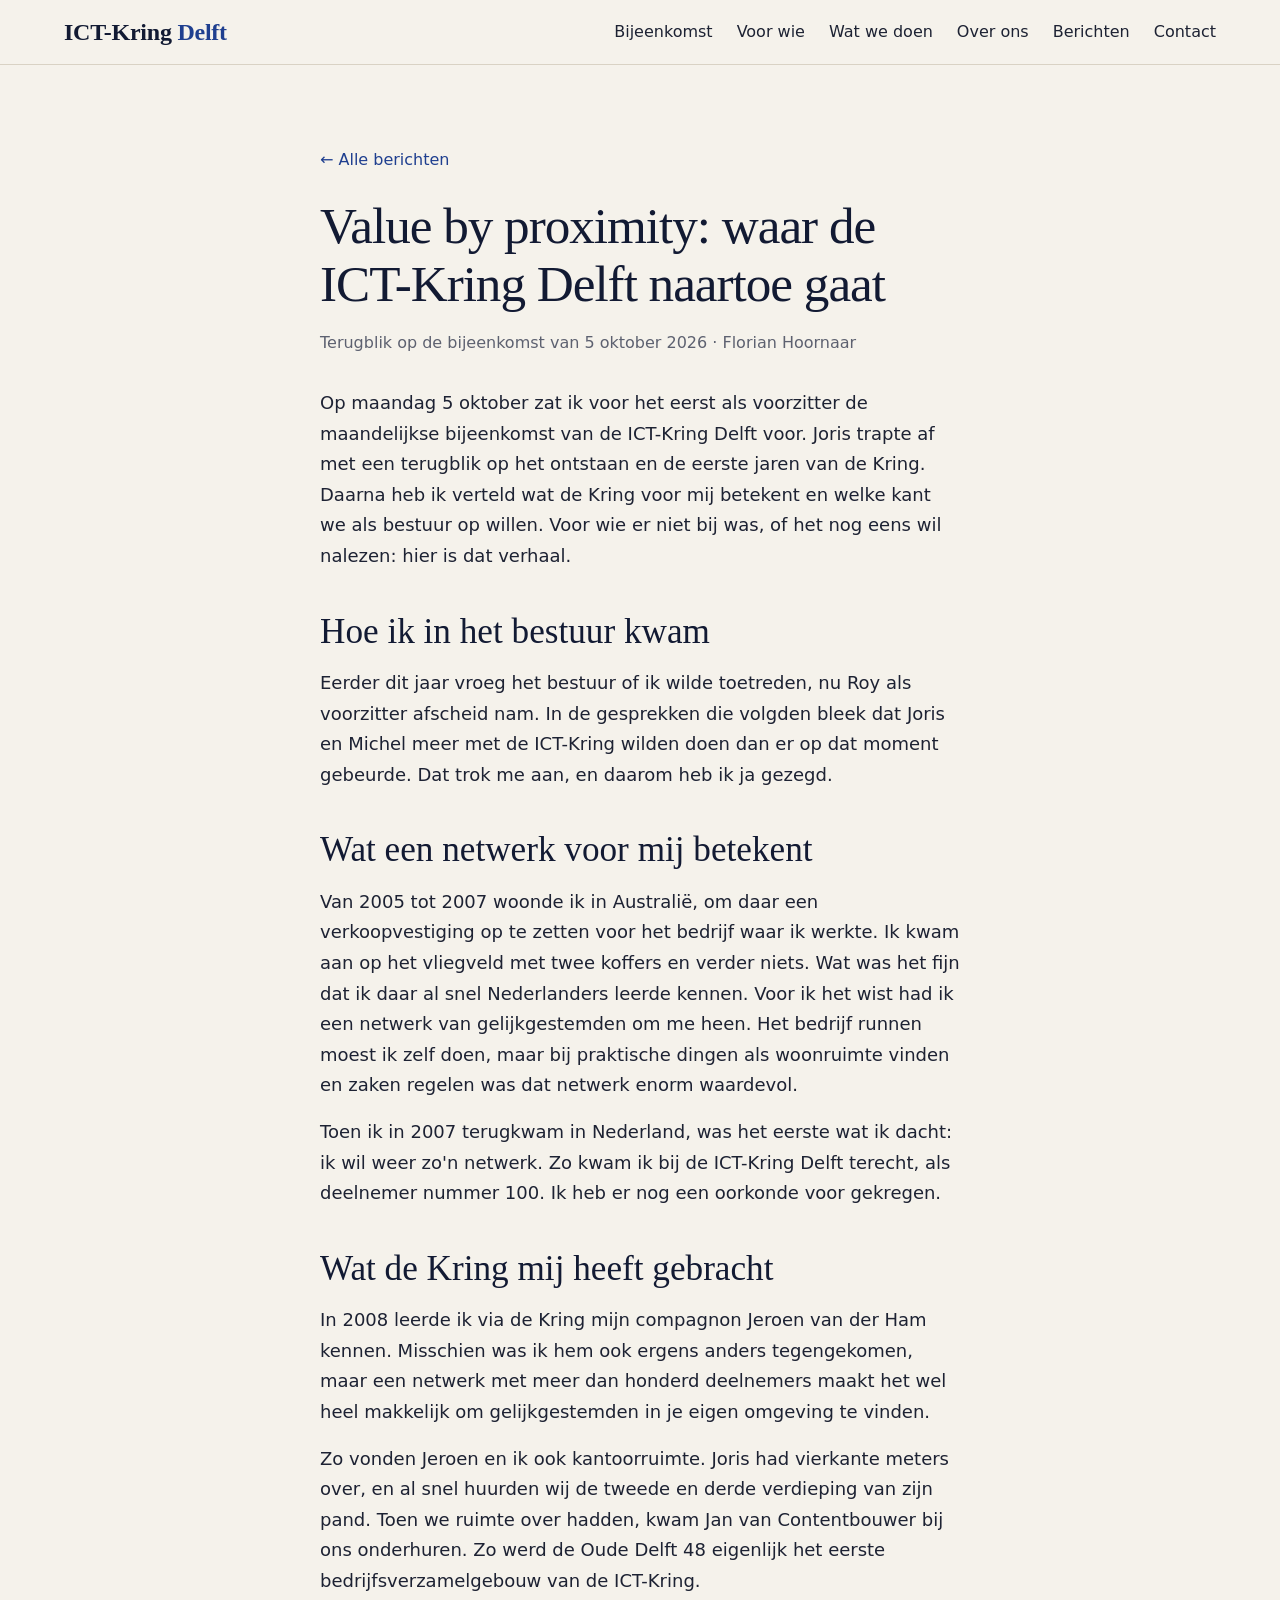
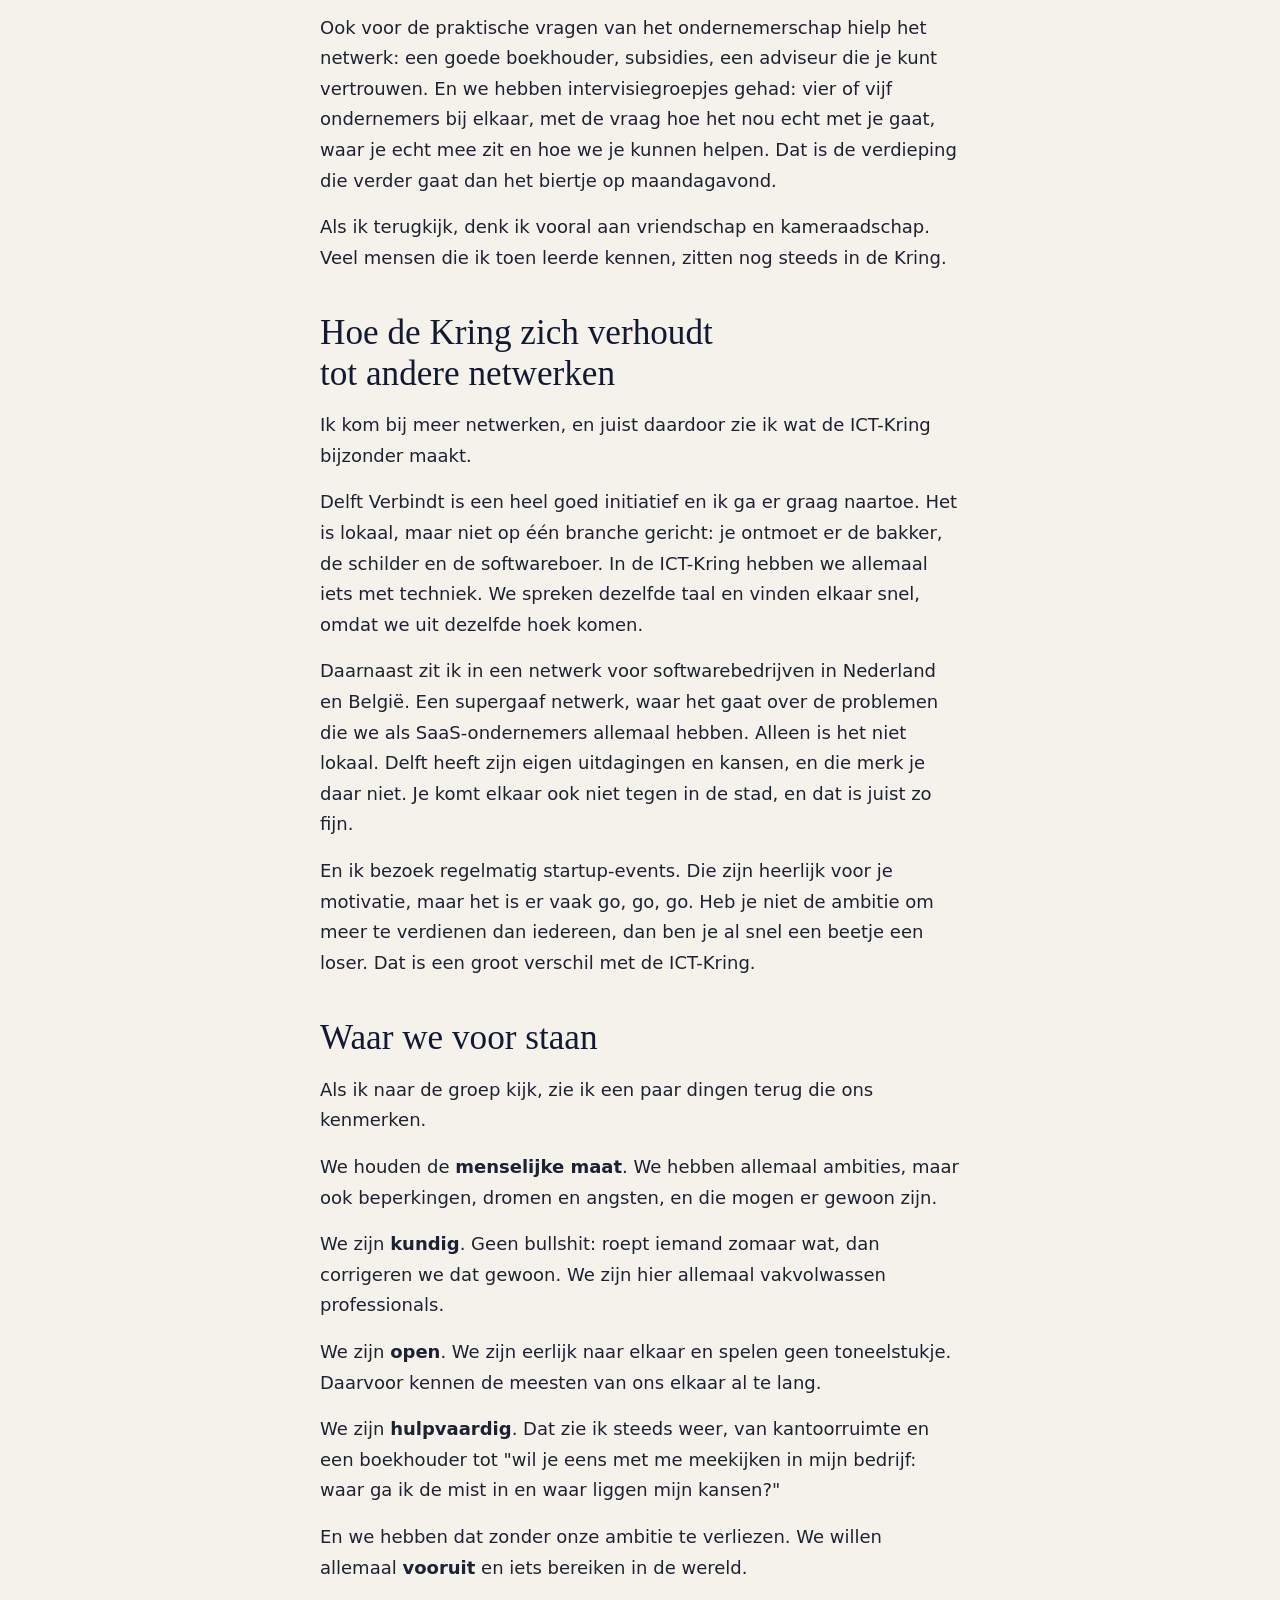
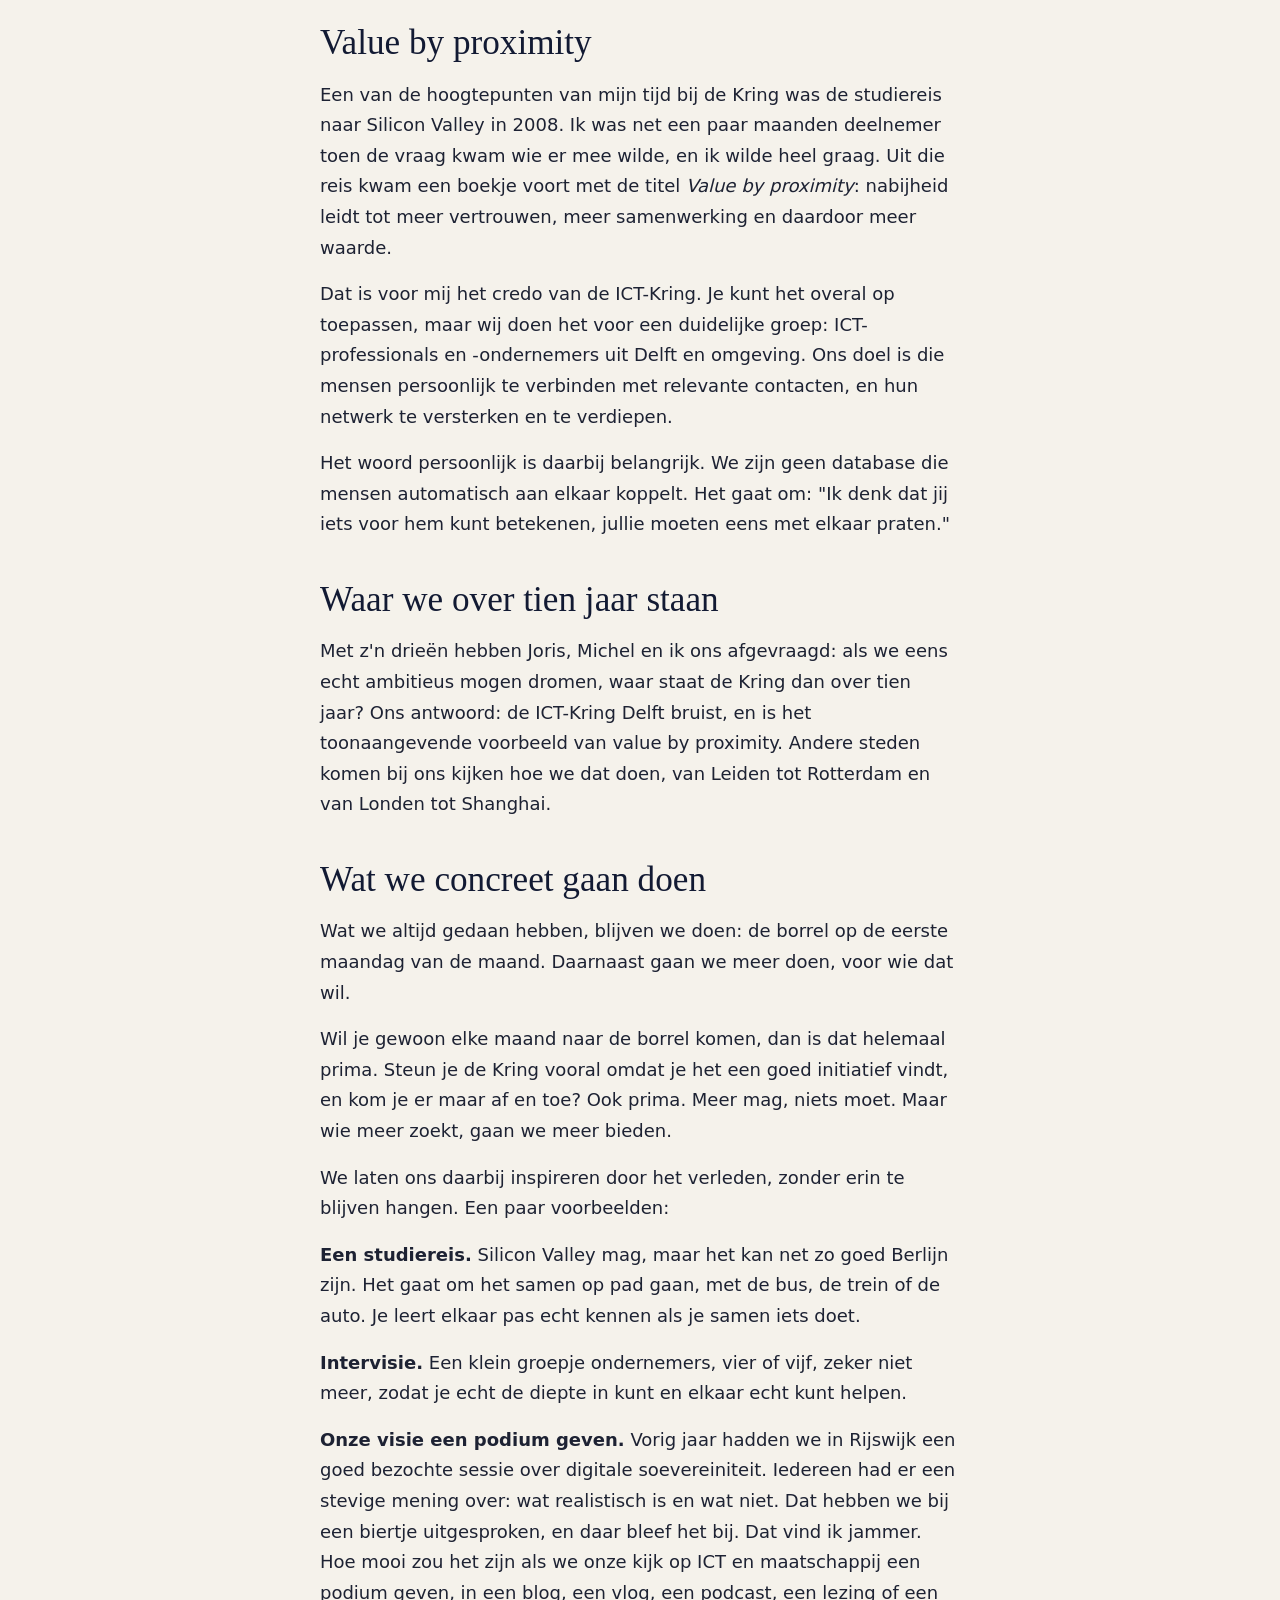
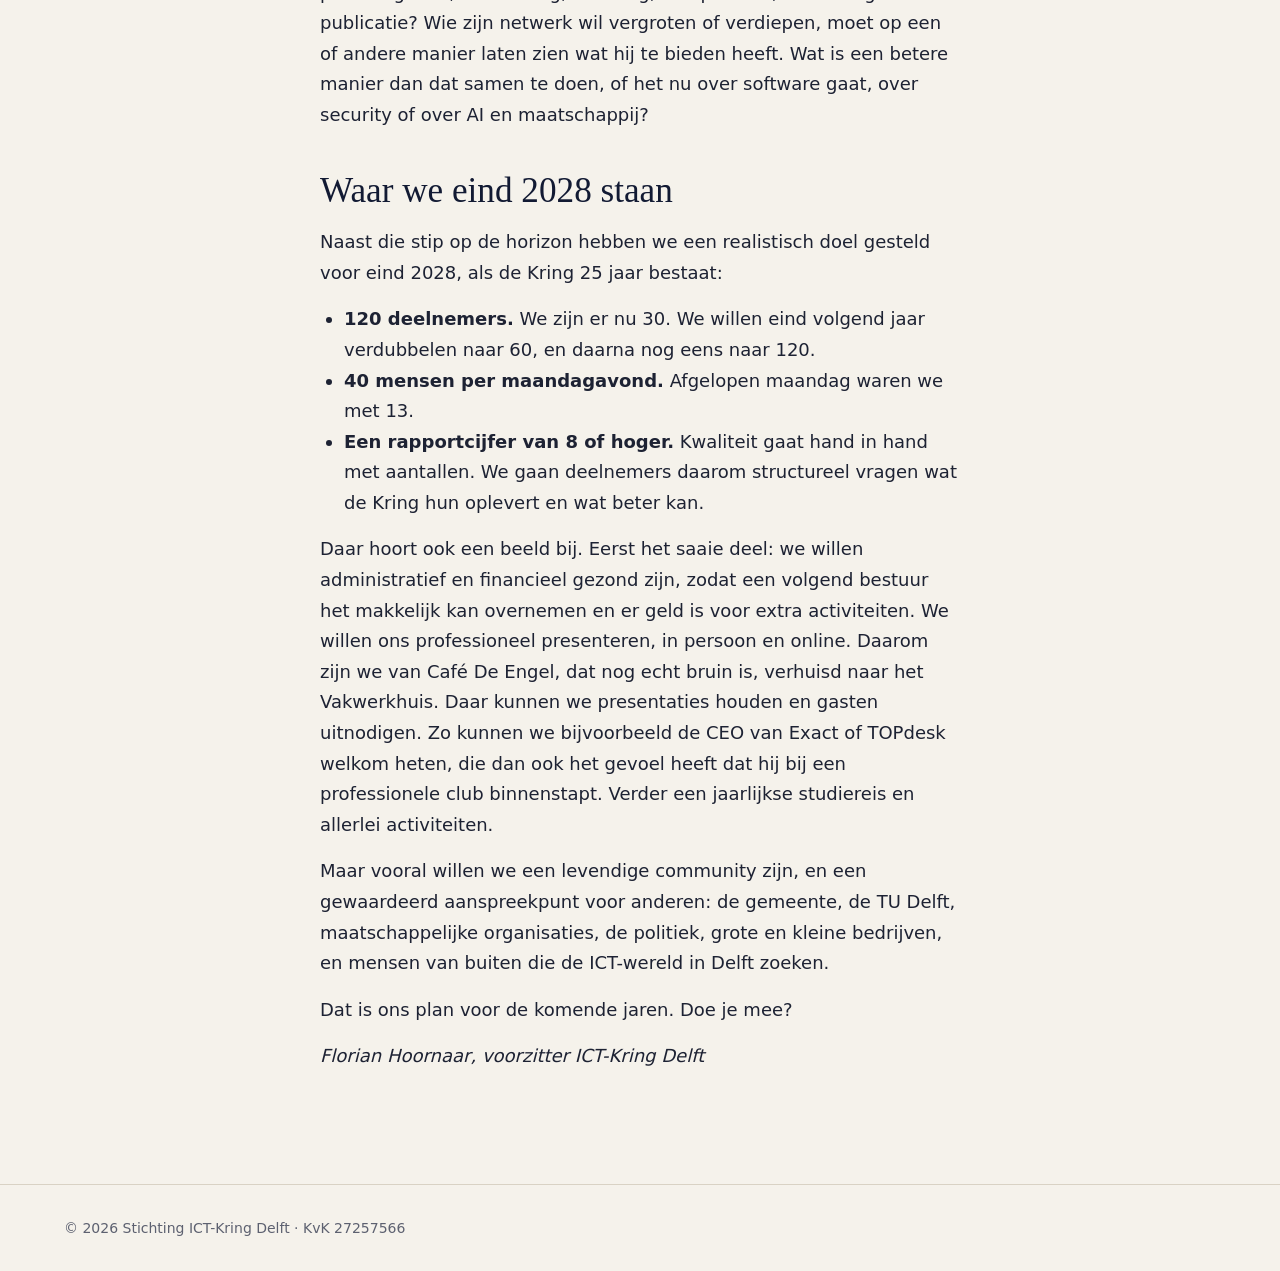
<file: berichten/value-by-proximity.html>
<!doctype html>
<html lang="nl"><head><meta charset="utf-8"><meta name="viewport" content="width=device-width, initial-scale=1">
<title>Value by proximity: waar de ICT-Kring Delft naartoe gaat · ICT-Kring Delft</title><meta name="description" content="Het verhaal van de nieuwe voorzitter van de ICT-Kring Delft.">
<link rel="preconnect" href="https://api.fontshare.com">
<link href="https://api.fontshare.com/v2/css?f[]=zodiak@400,500,600&f[]=general-sans@400,500,600&display=swap" rel="stylesheet">
<link rel="stylesheet" href="../style.css"></head>
<body>
<header class="site-header"><div class="wrap"><a class="brand" href="../index.html">ICT-Kring <span>Delft</span></a>
<nav class="nav" aria-label="Hoofdmenu"><a href="../index.html#bijeenkomst">Bijeenkomst</a><a href="../index.html#voor-wie">Voor wie</a><a href="../index.html#wat-we-doen">Wat we doen</a><a href="../index.html#over-ons">Over ons</a><a href="../index.html#berichten">Berichten</a><a href="../index.html#contact">Contact</a></nav></div></header>
<main><div class="article-head"><div class="wrap" style="margin-inline:auto;width:min(100% - 3rem,40rem)"><a class="back" href="../index.html#berichten">← Alle berichten</a>
<h1>Value by proximity: waar de ICT-Kring Delft naartoe gaat</h1><div class="meta">Terugblik op de bijeenkomst van 5 oktober 2026 · Florian Hoornaar</div></div></div>
<article class="prose"><p>Op maandag 5 oktober zat ik voor het eerst als voorzitter de maandelijkse bijeenkomst van de ICT-Kring Delft voor. Joris trapte af met een terugblik op het ontstaan en de eerste jaren van de Kring. Daarna heb ik verteld wat de Kring voor mij betekent en welke kant we als bestuur op willen. Voor wie er niet bij was, of het nog eens wil nalezen: hier is dat verhaal.</p>
<h2>Hoe ik in het bestuur kwam</h2>
<p>Eerder dit jaar vroeg het bestuur of ik wilde toetreden, nu Roy als voorzitter afscheid nam. In de gesprekken die volgden bleek dat Joris en Michel meer met de ICT-Kring wilden doen dan er op dat moment gebeurde. Dat trok me aan, en daarom heb ik ja gezegd.</p>
<h2>Wat een netwerk voor mij betekent</h2>
<p>Van 2005 tot 2007 woonde ik in Australië, om daar een verkoopvestiging op te zetten voor het bedrijf waar ik werkte. Ik kwam aan op het vliegveld met twee koffers en verder niets. Wat was het fijn dat ik daar al snel Nederlanders leerde kennen. Voor ik het wist had ik een netwerk van gelijkgestemden om me heen. Het bedrijf runnen moest ik zelf doen, maar bij praktische dingen als woonruimte vinden en zaken regelen was dat netwerk enorm waardevol.</p>
<p>Toen ik in 2007 terugkwam in Nederland, was het eerste wat ik dacht: ik wil weer zo'n netwerk. Zo kwam ik bij de ICT-Kring Delft terecht, als deelnemer nummer 100. Ik heb er nog een oorkonde voor gekregen.</p>
<h2>Wat de Kring mij heeft gebracht</h2>
<p>In 2008 leerde ik via de Kring mijn compagnon Jeroen van der Ham kennen. Misschien was ik hem ook ergens anders tegengekomen, maar een netwerk met meer dan honderd deelnemers maakt het wel heel makkelijk om gelijkgestemden in je eigen omgeving te vinden.</p>
<p>Zo vonden Jeroen en ik ook kantoorruimte. Joris had vierkante meters over, en al snel huurden wij de tweede en derde verdieping van zijn pand. Toen we ruimte over hadden, kwam Jan van Contentbouwer bij ons onderhuren. Zo werd de Oude Delft 48 eigenlijk het eerste bedrijfsverzamelgebouw van de ICT-Kring.</p>
<p>Ook voor de praktische vragen van het ondernemerschap hielp het netwerk: een goede boekhouder, subsidies, een adviseur die je kunt vertrouwen. En we hebben intervisiegroepjes gehad: vier of vijf ondernemers bij elkaar, met de vraag hoe het nou echt met je gaat, waar je echt mee zit en hoe we je kunnen helpen. Dat is de verdieping die verder gaat dan het biertje op maandagavond.</p>
<p>Als ik terugkijk, denk ik vooral aan vriendschap en kameraadschap. Veel mensen die ik toen leerde kennen, zitten nog steeds in de Kring.</p>
<h2>Hoe de Kring zich verhoudt tot andere netwerken</h2>
<p>Ik kom bij meer netwerken, en juist daardoor zie ik wat de ICT-Kring bijzonder maakt.</p>
<p>Delft Verbindt is een heel goed initiatief en ik ga er graag naartoe. Het is lokaal, maar niet op één branche gericht: je ontmoet er de bakker, de schilder en de softwareboer. In de ICT-Kring hebben we allemaal iets met techniek. We spreken dezelfde taal en vinden elkaar snel, omdat we uit dezelfde hoek komen.</p>
<p>Daarnaast zit ik in een netwerk voor softwarebedrijven in Nederland en België. Een supergaaf netwerk, waar het gaat over de problemen die we als SaaS-ondernemers allemaal hebben. Alleen is het niet lokaal. Delft heeft zijn eigen uitdagingen en kansen, en die merk je daar niet. Je komt elkaar ook niet tegen in de stad, en dat is juist zo fijn.</p>
<p>En ik bezoek regelmatig startup-events. Die zijn heerlijk voor je motivatie, maar het is er vaak go, go, go. Heb je niet de ambitie om meer te verdienen dan iedereen, dan ben je al snel een beetje een loser. Dat is een groot verschil met de ICT-Kring.</p>
<h2>Waar we voor staan</h2>
<p>Als ik naar de groep kijk, zie ik een paar dingen terug die ons kenmerken.</p>
<p>We houden de <strong>menselijke maat</strong>. We hebben allemaal ambities, maar ook beperkingen, dromen en angsten, en die mogen er gewoon zijn.</p>
<p>We zijn <strong>kundig</strong>. Geen bullshit: roept iemand zomaar wat, dan corrigeren we dat gewoon. We zijn hier allemaal vakvolwassen professionals.</p>
<p>We zijn <strong>open</strong>. We zijn eerlijk naar elkaar en spelen geen toneelstukje. Daarvoor kennen de meesten van ons elkaar al te lang.</p>
<p>We zijn <strong>hulpvaardig</strong>. Dat zie ik steeds weer, van kantoorruimte en een boekhouder tot "wil je eens met me meekijken in mijn bedrijf: waar ga ik de mist in en waar liggen mijn kansen?"</p>
<p>En we hebben dat zonder onze ambitie te verliezen. We willen allemaal <strong>vooruit</strong> en iets bereiken in de wereld.</p>
<h2>Value by proximity</h2>
<p>Een van de hoogtepunten van mijn tijd bij de Kring was de studiereis naar Silicon Valley in 2008. Ik was net een paar maanden deelnemer toen de vraag kwam wie er mee wilde, en ik wilde heel graag. Uit die reis kwam een boekje voort met de titel <em>Value by proximity</em>: nabijheid leidt tot meer vertrouwen, meer samenwerking en daardoor meer waarde.</p>
<p>Dat is voor mij het credo van de ICT-Kring. Je kunt het overal op toepassen, maar wij doen het voor een duidelijke groep: ICT-professionals en -ondernemers uit Delft en omgeving. Ons doel is die mensen persoonlijk te verbinden met relevante contacten, en hun netwerk te versterken en te verdiepen.</p>
<p>Het woord persoonlijk is daarbij belangrijk. We zijn geen database die mensen automatisch aan elkaar koppelt. Het gaat om: "Ik denk dat jij iets voor hem kunt betekenen, jullie moeten eens met elkaar praten."</p>
<h2>Waar we over tien jaar staan</h2>
<p>Met z'n drieën hebben Joris, Michel en ik ons afgevraagd: als we eens echt ambitieus mogen dromen, waar staat de Kring dan over tien jaar? Ons antwoord: de ICT-Kring Delft bruist, en is het toonaangevende voorbeeld van value by proximity. Andere steden komen bij ons kijken hoe we dat doen, van Leiden tot Rotterdam en van Londen tot Shanghai.</p>
<h2>Wat we concreet gaan doen</h2>
<p>Wat we altijd gedaan hebben, blijven we doen: de borrel op de eerste maandag van de maand. Daarnaast gaan we meer doen, voor wie dat wil.</p>
<p>Wil je gewoon elke maand naar de borrel komen, dan is dat helemaal prima. Steun je de Kring vooral omdat je het een goed initiatief vindt, en kom je er maar af en toe? Ook prima. Meer mag, niets moet. Maar wie meer zoekt, gaan we meer bieden.</p>
<p>We laten ons daarbij inspireren door het verleden, zonder erin te blijven hangen. Een paar voorbeelden:</p>
<p><strong>Een studiereis.</strong> Silicon Valley mag, maar het kan net zo goed Berlijn zijn. Het gaat om het samen op pad gaan, met de bus, de trein of de auto. Je leert elkaar pas echt kennen als je samen iets doet.</p>
<p><strong>Intervisie.</strong> Een klein groepje ondernemers, vier of vijf, zeker niet meer, zodat je echt de diepte in kunt en elkaar echt kunt helpen.</p>
<p><strong>Onze visie een podium geven.</strong> Vorig jaar hadden we in Rijswijk een goed bezochte sessie over digitale soevereiniteit. Iedereen had er een stevige mening over: wat realistisch is en wat niet. Dat hebben we bij een biertje uitgesproken, en daar bleef het bij. Dat vind ik jammer. Hoe mooi zou het zijn als we onze kijk op ICT en maatschappij een podium geven, in een blog, een vlog, een podcast, een lezing of een publicatie? Wie zijn netwerk wil vergroten of verdiepen, moet op een of andere manier laten zien wat hij te bieden heeft. Wat is een betere manier dan dat samen te doen, of het nu over software gaat, over security of over AI en maatschappij?</p>
<h2>Waar we eind 2028 staan</h2>
<p>Naast die stip op de horizon hebben we een realistisch doel gesteld voor eind 2028, als de Kring 25 jaar bestaat:</p>
<ul>
<li><strong>120 deelnemers.</strong> We zijn er nu 30. We willen eind volgend jaar verdubbelen naar 60, en daarna nog eens naar 120.</li>
<li><strong>40 mensen per maandagavond.</strong> Afgelopen maandag waren we met 13.</li>
<li><strong>Een rapportcijfer van 8 of hoger.</strong> Kwaliteit gaat hand in hand met aantallen. We gaan deelnemers daarom structureel vragen wat de Kring hun oplevert en wat beter kan.</li>
</ul>
<p>Daar hoort ook een beeld bij. Eerst het saaie deel: we willen administratief en financieel gezond zijn, zodat een volgend bestuur het makkelijk kan overnemen en er geld is voor extra activiteiten. We willen ons professioneel presenteren, in persoon en online. Daarom zijn we van Café De Engel, dat nog echt bruin is, verhuisd naar het Vakwerkhuis. Daar kunnen we presentaties houden en gasten uitnodigen. Zo kunnen we bijvoorbeeld de CEO van Exact of TOPdesk welkom heten, die dan ook het gevoel heeft dat hij bij een professionele club binnenstapt. Verder een jaarlijkse studiereis en allerlei activiteiten.</p>
<p>Maar vooral willen we een levendige community zijn, en een gewaardeerd aanspreekpunt voor anderen: de gemeente, de TU Delft, maatschappelijke organisaties, de politiek, grote en kleine bedrijven, en mensen van buiten die de ICT-wereld in Delft zoeken.</p>
<p>Dat is ons plan voor de komende jaren. Doe je mee?</p>
<p><em>Florian Hoornaar, voorzitter ICT-Kring Delft</em></p></article></main>
<footer><div class="wrap"><span>© 2026 Stichting ICT-Kring Delft · KvK 27257566</span></div></footer><script data-pplx-inline-edit>
(function () {
  if (window === window.top) return;

  const allowedParentOrigins = ["https://www.perplexity.ai","https://perplexity.ai","https://testing.perplexity.ai","https://staging.perplexity.ai","https://*.preview.i.perplexity.ai","http://perplexity.localhost","http://localhost:1420","http://127.0.0.1:1420","http://localhost:3000","http://127.0.0.1:3000","http://localhost:5173","http://127.0.0.1:5173"];
  const MAX_FONT_BYTES = 500 * 1024;
  const MAX_TOTAL_FONT_BYTES = 2 * 1024 * 1024;
  const DEFAULT_LINE_HEIGHT = 16;
  let scrollForwarding = false;
  let scrollRaf = 0;
  let trustedTopOrigin = null;

  // Allow entries like "https://*.preview.i.perplexity.ai" — the wildcard
  // matches a single DNS label (no dots), so "https://*.foo" cannot stretch
  // across multiple labels.
  function matchesAllowedOrigin(origin) {
    if (!origin) return false;
    for (const entry of allowedParentOrigins) {
      if (!entry.includes("*")) {
        if (entry === origin) return true;
        continue;
      }
      const pattern = new RegExp(
        "^" +
          entry.replace(/[.+?^${}()|[\]\\]/g, "\\$&").replace(/\*/g, "[^.]+") +
          "$",
      );
      if (pattern.test(origin)) return true;
    }
    return false;
  }

  // Trust decision: when the sender is same-origin-visible (event.origin is a
  // real origin like https://www.perplexity.ai) we trust event.origin directly.
  // When event.origin is "null" (opaque broker srcdoc), we fall back to the
  // broker's stamped `parentOrigin` to identify the top window. The fallback
  // is claim-only — we rely on the browser's native `targetOrigin` enforcement
  // on the response path (see postToTrustedTop) to ensure replies can't be
  // delivered to anyone but the actual top window of that claimed origin.
  function getTrustedParentOrigin(event) {
    const forwardedParentOrigin =
      typeof event.data.parentOrigin === "string" ? event.data.parentOrigin : null;
    const parentOrigin = event.origin === "null" ? forwardedParentOrigin : event.origin;
    return matchesAllowedOrigin(parentOrigin) ? parentOrigin : null;
  }

  // All responses go to window.top with targetOrigin = the allowlisted origin.
  // An attacker that iframes us inside their own null-origin broker can claim
  // any parentOrigin they like, but the browser will drop the reply whenever
  // the real top's origin doesn't match — so the screenshot never leaves.
  function postToTrustedTop(message) {
    if (!trustedTopOrigin) return;
    try {
      window.top.postMessage(message, trustedTopOrigin);
    } catch (_error) {}
  }

  const PICK_CAPABILITIES = ["pick"];
  const PICK_CHAIN_LENGTH = 4;
  const PICK_MAX_TEXT_CHARS = 120;
  const PICK_MAX_HTML_CHARS = 300;

  function truncate(value, maxChars) {
    return value.length > maxChars ? value.slice(0, maxChars - 1) + "…" : value;
  }

  function isPickableElement(element) {
    return (
      element instanceof Element &&
      element !== document.documentElement &&
      element !== document.body
    );
  }

  function resolvePickTarget(x, y) {
    if (!Number.isFinite(x) || !Number.isFinite(y)) return null;
    const element = document.elementFromPoint(x, y);
    return isPickableElement(element) ? element.closest("svg") || element : null;
  }

  function pickLabel(element) {
    if (element.id) return element.localName + "#" + element.id;
    return [element.localName].concat(Array.from(element.classList).slice(0, 2)).join(".");
  }

  // Only attributes that help find the element in source. data-* values and URL
  // query strings or fragments can carry tokens.
  const PICK_ATTRIBUTES = new Set([
    "id",
    "class",
    "name",
    "type",
    "role",
    "alt",
    "aria-label",
    "href",
    "src",
  ]);

  function pickAttributeValue(attribute) {
    return attribute.name === "href" || attribute.name === "src"
      ? attribute.value.split(/[?#]/)[0]
      : attribute.value;
  }

  function describePickElement(element) {
    const chain = [];
    for (
      let current = element;
      isPickableElement(current) && chain.length < PICK_CHAIN_LENGTH;
      current = current.parentElement
    ) {
      chain.unshift(current);
    }
    const attributes = Array.from(element.attributes)
      .filter((attribute) => PICK_ATTRIBUTES.has(attribute.name))
      .map((attribute) => ` ${attribute.name}="${pickAttributeValue(attribute).replace(/"/g, "&quot;")}"`)
      .join("");
    const text = (element.innerText || element.textContent || "").replace(/\s+/g, " ").trim();
    return {
      chain: chain.map(pickLabel),
      html: truncate(`<${element.localName}${attributes}>`, PICK_MAX_HTML_CHARS),
      text: text ? truncate(text, PICK_MAX_TEXT_CHARS) : undefined,
    };
  }

  // Hover asks once per frame, and innerText on a large section forces layout,
  // so only the rect is re-read while the pointer stays on the same element.
  // Clicks ask for fresh details since the page may have changed the element.
  let lastPick = null;

  function describePickTarget(element, fresh) {
    if (fresh || lastPick?.element !== element) {
      lastPick = { element, details: describePickElement(element) };
    }
    const rect = element.getBoundingClientRect();
    return {
      rect: { x: rect.left, y: rect.top, width: rect.width, height: rect.height },
      ...lastPick.details,
    };
  }

  function inlineAll(original, clone) {
    if (original.nodeType !== 1 || clone.nodeType !== 1) return;

    try {
      const computedStyle = getComputedStyle(original);
      // cssText on a computed style is the serialized declaration in modern
      // Chromium/Safari — a single read beats enumerating ~400 longhand
      // properties. Firefox returns "" here, so we fall back on empty.
      const serialized = computedStyle.cssText;
      if (serialized) {
        clone.style.cssText = serialized;
      } else {
        const parts = new Array(computedStyle.length);
        for (let index = 0; index < computedStyle.length; index += 1) {
          const property = computedStyle[index];
          parts[index] = `${property}:${computedStyle.getPropertyValue(property)};`;
        }
        clone.style.cssText = parts.join("");
      }
    } catch (_error) {}

    const originalChildren = original.children;
    const clonedChildren = clone.children;
    for (
      let index = 0;
      index < originalChildren.length && index < clonedChildren.length;
      index += 1
    ) {
      inlineAll(originalChildren[index], clonedChildren[index]);
    }
  }

  function extractFontUrl(srcValue) {
    const matches = [
      ...srcValue.matchAll(
        /url\(["']?([^"')]+)["']?\)(?:\s*format\(["']?([^"')]+)["']?\))?/gi,
      ),
    ];
    if (matches.length === 0) return null;
    const woff2 = matches.find((m) => m[2] && m[2].toLowerCase().includes("woff2"));
    if (woff2) return woff2[1];
    const woff = matches.find((m) => m[2] && m[2].toLowerCase().includes("woff"));
    if (woff) return woff[1];
    return matches[0][1];
  }

  // Cache resolved font URL -> data URI across captures. Fonts on a page
  // essentially never change, and a batch run emits multiple captures back to
  // back — without this we'd refetch + re-base64 every time.
  const fontDataUriCache = new Map();
  const SRC_DECLARATION_RE = /src\s*:\s*[^;}]+/i;

  async function fetchAsDataUri(url) {
    if (fontDataUriCache.has(url)) return fontDataUriCache.get(url);
    let dataUri = null;
    try {
      const response = await fetch(url, { mode: "cors", credentials: "omit" });
      if (response.ok) {
        const blob = await response.blob();
        if (blob.size <= MAX_FONT_BYTES) {
          dataUri = await new Promise((resolve) => {
            const reader = new FileReader();
            reader.onloadend = () =>
              resolve(typeof reader.result === "string" ? reader.result : null);
            reader.onerror = () => resolve(null);
            reader.readAsDataURL(blob);
          });
        }
      }
    } catch (_error) {
      dataUri = null;
    }
    fontDataUriCache.set(url, dataUri);
    return dataUri;
  }

  function collectFontFaceRuleTexts() {
    const rules = [];
    for (const sheet of document.styleSheets) {
      let cssRules;
      try {
        cssRules = sheet.cssRules;
      } catch (_error) {
        continue;
      }
      if (!cssRules) continue;
      for (const rule of cssRules) {
        const cssText = rule.cssText || "";
        if (cssText.startsWith("@font-face")) rules.push(cssText);
      }
    }
    return rules;
  }

  async function buildInlinedFontCss() {
    const ruleTexts = collectFontFaceRuleTexts();
    if (ruleTexts.length === 0) return null;

    const resolved = ruleTexts.map((cssText) => {
      if (!SRC_DECLARATION_RE.test(cssText)) return null;
      const srcMatch = cssText.match(/src\s*:\s*([^;}]+)[;}]/i);
      if (!srcMatch) return null;
      const url = extractFontUrl(srcMatch[1]);
      if (!url) return null;
      try {
        return { cssText, url: new URL(url, document.baseURI).href };
      } catch (_error) {
        return null;
      }
    });

    const dataUris = await Promise.all(
      resolved.map((entry) => (entry ? fetchAsDataUri(entry.url) : Promise.resolve(null))),
    );

    const inlined = [];
    let totalBytes = 0;
    for (let index = 0; index < resolved.length; index += 1) {
      const entry = resolved[index];
      const dataUri = dataUris[index];
      if (!entry || !dataUri) continue;
      const approxBytes = dataUri.length * 0.75;
      if (totalBytes + approxBytes > MAX_TOTAL_FONT_BYTES) break;
      totalBytes += approxBytes;
      inlined.push(entry.cssText.replace(SRC_DECLARATION_RE, `src: url("${dataUri}")`));
    }
    return inlined.length > 0 ? inlined.join("\n") : null;
  }

  function stripExternal(clone) {
    const images = clone.querySelectorAll("img");
    for (let index = 0; index < images.length; index += 1) {
      const src = images[index].getAttribute("src");
      if (src && !src.startsWith("data:")) images[index].removeAttribute("src");
    }

    const elements = clone.querySelectorAll("*");
    for (let index = 0; index < elements.length; index += 1) {
      const style = elements[index].style.cssText;
      if (style && style.includes("url(")) {
        elements[index].style.cssText = style.replace(
          /url\(["']?(?!data:)[^)"']*["']?\)/gi,
          "none",
        );
      }
    }
  }

  function emitScroll() {
    scrollRaf = 0;
    if (!scrollForwarding) return;
    postToTrustedTop({
      type: "INLINE_EDIT_SCROLL",
      scrollX: window.scrollX,
      scrollY: window.scrollY,
      capabilities: PICK_CAPABILITIES,
    });
  }

  window.addEventListener(
    "scroll",
    function () {
      if (!scrollForwarding || scrollRaf) return;
      scrollRaf = requestAnimationFrame(emitScroll);
    },
    { passive: true, capture: true },
  );

  async function handleCaptureRequest(event) {
    const requestId = event.data.requestId;
    const scrollX = window.scrollX;
    const scrollY = window.scrollY;
    const width = window.innerWidth;
    const height = window.innerHeight;

    function postResult(dataUrl) {
      postToTrustedTop({
        type: "INLINE_EDIT_SCREENSHOT_RESULT",
        requestId,
        dataUrl,
        scrollX,
        scrollY,
      });
    }

    try {
      // Wait for any pending web fonts to resolve so both inline metrics and
      // the @font-face inlining below see the same loaded faces.
      if (document.fonts && document.fonts.ready) {
        try {
          await document.fonts.ready;
        } catch (_error) {}
      }

      const clone = document.documentElement.cloneNode(true);
      inlineAll(document.documentElement, clone);

      const removedNodes = clone.querySelectorAll("script,link[rel=\"stylesheet\"],style");
      for (let index = 0; index < removedNodes.length; index += 1) {
        removedNodes[index].remove();
      }

      stripExternal(clone);

      // Re-embed web fonts as data-URI @font-face rules so the SVG rasterizer
      // can resolve them — external font URLs aren't fetched during
      // foreignObject rendering, which would otherwise force a fallback face
      // and change text metrics.
      const inlinedFontCss = await buildInlinedFontCss();
      if (inlinedFontCss) {
        const styleEl = document.createElement("style");
        styleEl.textContent = inlinedFontCss;
        const head = clone.querySelector("head");
        if (head) head.appendChild(styleEl);
        else clone.insertBefore(styleEl, clone.firstChild);
      }

      const html = new XMLSerializer().serializeToString(clone);
      const svg =
        `<svg xmlns="http://www.w3.org/2000/svg" width="${width}" height="${height}">` +
        '<foreignObject width="100%" height="100%">' +
        `<div xmlns="http://www.w3.org/1999/xhtml" style="width:${width}px;height:${height}px;overflow:hidden">` +
        `<div style="position:relative;left:-${scrollX}px;top:-${scrollY}px">` +
        html +
        "</div></div></foreignObject></svg>";
      const svgUrl = `data:image/svg+xml;charset=utf-8,${encodeURIComponent(svg)}`;
      const image = new Image();
      image.onload = function () {
        const canvas = document.createElement("canvas");
        canvas.width = width;
        canvas.height = height;
        canvas.getContext("2d").drawImage(image, 0, 0);
        postResult(canvas.toDataURL("image/png"));
      };
      image.onerror = function () {
        postResult(null);
      };
      image.src = svgUrl;
    } catch (_error) {
      postResult(null);
    }
  }

  window.addEventListener("message", function (event) {
    if (!event.data) return;
    // Only accept messages from the direct parent frame. Blocks sibling /
    // unrelated-window postMessage senders that could otherwise reach us.
    if (event.source !== window.parent) return;

    const trustedParentOrigin = getTrustedParentOrigin(event);
    if (!trustedParentOrigin) return;
    trustedTopOrigin = trustedParentOrigin;

    if (event.data.type === "INLINE_EDIT_PICK") {
      const element = resolvePickTarget(event.data.x, event.data.y);
      postToTrustedTop({
        type: "INLINE_EDIT_PICK_RESULT",
        seq: event.data.seq,
        target: element ? describePickTarget(element, event.data.fresh === true) : null,
      });
      return;
    }

    if (event.data.type === "INLINE_EDIT_SCROLL_START") {
      scrollForwarding = true;
      emitScroll();
      return;
    }

    if (event.data.type === "INLINE_EDIT_SCROLL_STOP") {
      scrollForwarding = false;
      if (scrollRaf) cancelAnimationFrame(scrollRaf);
      scrollRaf = 0;
      return;
    }

    if (event.data.type === "INLINE_EDIT_SCROLL_BY") {
      const { deltaX, deltaY, deltaMode } = event.data;
      if (!scrollForwarding || !Number.isFinite(deltaX) || !Number.isFinite(deltaY)) return;
      if (deltaMode !== 0 && deltaMode !== 1 && deltaMode !== 2) return;
      const lineHeight =
        parseFloat(getComputedStyle(document.documentElement).lineHeight) || DEFAULT_LINE_HEIGHT;
      const scaleX = deltaMode === 1 ? lineHeight : deltaMode === 2 ? window.innerWidth : 1;
      const scaleY = deltaMode === 1 ? lineHeight : deltaMode === 2 ? window.innerHeight : 1;
      // The selection overlay receives the wheel event instead of this iframe.
      // Instant scrolling preserves trackpad deltas even on smooth-scroll sites.
      window.scrollBy({ left: deltaX * scaleX, top: deltaY * scaleY, behavior: "instant" });
      emitScroll();
      return;
    }

    if (event.data.type !== "INLINE_EDIT_CAPTURE_REQUEST") return;

    handleCaptureRequest(event);
  });
})();

</script></body></html>
</file>
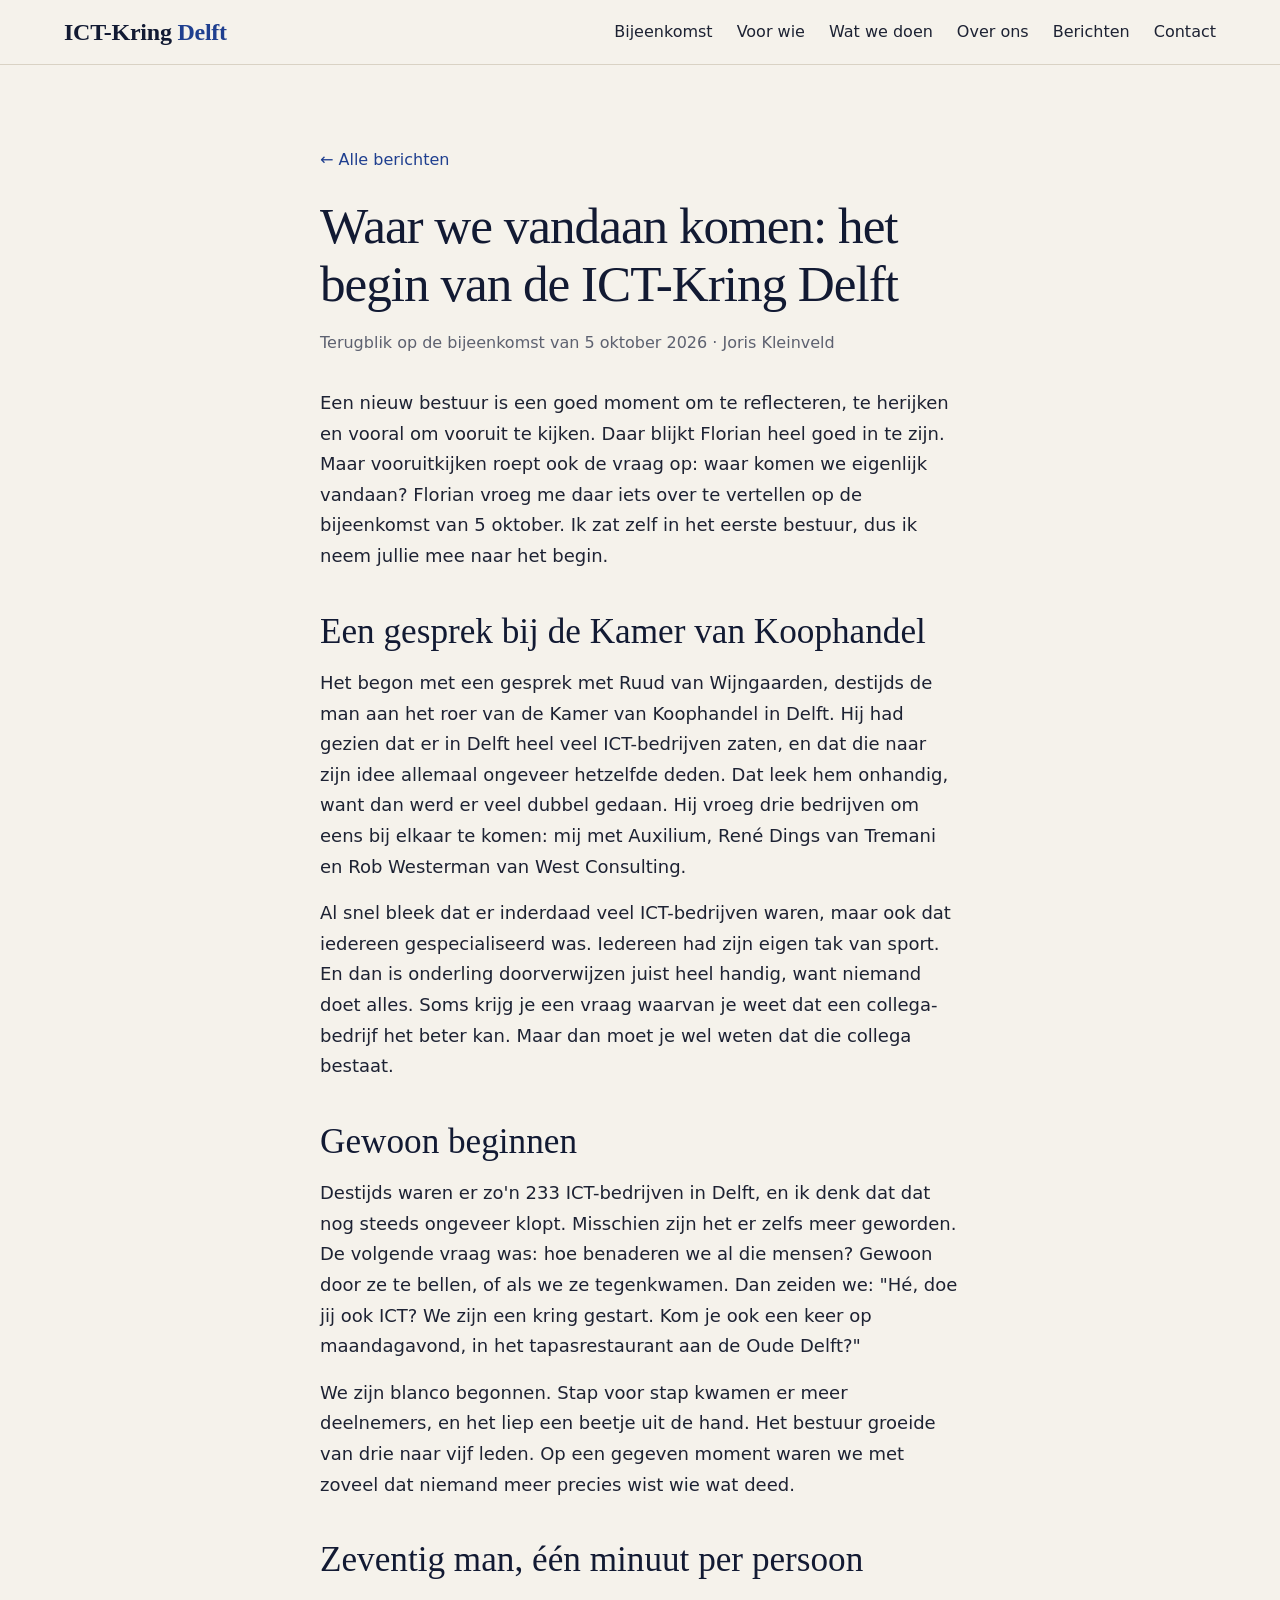
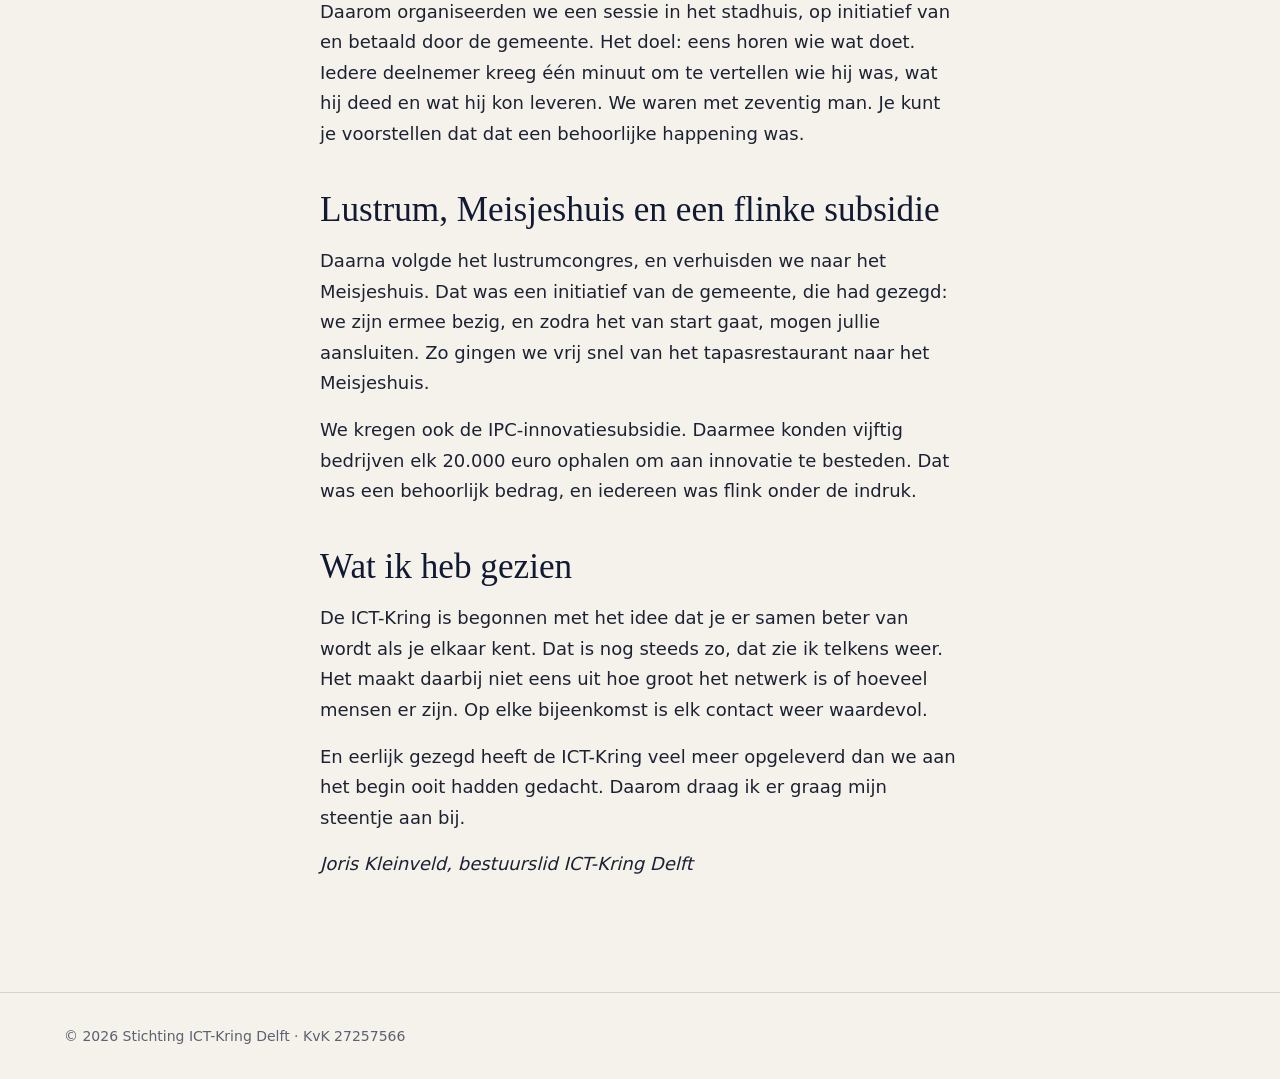
<file: berichten/waar-we-vandaan-komen.html>
<!doctype html>
<html lang="nl"><head><meta charset="utf-8"><meta name="viewport" content="width=device-width, initial-scale=1">
<title>Waar we vandaan komen: het begin van de ICT-Kring Delft · ICT-Kring Delft</title><meta name="description" content="Hoe de ICT-Kring Delft in 2003 begon.">
<link rel="preconnect" href="https://api.fontshare.com">
<link href="https://api.fontshare.com/v2/css?f[]=zodiak@400,500,600&f[]=general-sans@400,500,600&display=swap" rel="stylesheet">
<link rel="stylesheet" href="../style.css"></head>
<body>
<header class="site-header"><div class="wrap"><a class="brand" href="../index.html">ICT-Kring <span>Delft</span></a>
<nav class="nav" aria-label="Hoofdmenu"><a href="../index.html#bijeenkomst">Bijeenkomst</a><a href="../index.html#voor-wie">Voor wie</a><a href="../index.html#wat-we-doen">Wat we doen</a><a href="../index.html#over-ons">Over ons</a><a href="../index.html#berichten">Berichten</a><a href="../index.html#contact">Contact</a></nav></div></header>
<main><div class="article-head"><div class="wrap" style="margin-inline:auto;width:min(100% - 3rem,40rem)"><a class="back" href="../index.html#berichten">← Alle berichten</a>
<h1>Waar we vandaan komen: het begin van de ICT-Kring Delft</h1><div class="meta">Terugblik op de bijeenkomst van 5 oktober 2026 · Joris Kleinveld</div></div></div>
<article class="prose"><p>Een nieuw bestuur is een goed moment om te reflecteren, te herijken en vooral om vooruit te kijken. Daar blijkt Florian heel goed in te zijn. Maar vooruitkijken roept ook de vraag op: waar komen we eigenlijk vandaan? Florian vroeg me daar iets over te vertellen op de bijeenkomst van 5 oktober. Ik zat zelf in het eerste bestuur, dus ik neem jullie mee naar het begin.</p>
<h2>Een gesprek bij de Kamer van Koophandel</h2>
<p>Het begon met een gesprek met Ruud van Wijngaarden, destijds de man aan het roer van de Kamer van Koophandel in Delft. Hij had gezien dat er in Delft heel veel ICT-bedrijven zaten, en dat die naar zijn idee allemaal ongeveer hetzelfde deden. Dat leek hem onhandig, want dan werd er veel dubbel gedaan. Hij vroeg drie bedrijven om eens bij elkaar te komen: mij met Auxilium, René Dings van Tremani en Rob Westerman van West Consulting.</p>
<p>Al snel bleek dat er inderdaad veel ICT-bedrijven waren, maar ook dat iedereen gespecialiseerd was. Iedereen had zijn eigen tak van sport. En dan is onderling doorverwijzen juist heel handig, want niemand doet alles. Soms krijg je een vraag waarvan je weet dat een collega-bedrijf het beter kan. Maar dan moet je wel weten dat die collega bestaat.</p>
<h2>Gewoon beginnen</h2>
<p>Destijds waren er zo'n 233 ICT-bedrijven in Delft, en ik denk dat dat nog steeds ongeveer klopt. Misschien zijn het er zelfs meer geworden. De volgende vraag was: hoe benaderen we al die mensen? Gewoon door ze te bellen, of als we ze tegenkwamen. Dan zeiden we: "Hé, doe jij ook ICT? We zijn een kring gestart. Kom je ook een keer op maandagavond, in het tapasrestaurant aan de Oude Delft?"</p>
<p>We zijn blanco begonnen. Stap voor stap kwamen er meer deelnemers, en het liep een beetje uit de hand. Het bestuur groeide van drie naar vijf leden. Op een gegeven moment waren we met zoveel dat niemand meer precies wist wie wat deed.</p>
<h2>Zeventig man, één minuut per persoon</h2>
<p>Daarom organiseerden we een sessie in het stadhuis, op initiatief van en betaald door de gemeente. Het doel: eens horen wie wat doet. Iedere deelnemer kreeg één minuut om te vertellen wie hij was, wat hij deed en wat hij kon leveren. We waren met zeventig man. Je kunt je voorstellen dat dat een behoorlijke happening was.</p>
<h2>Lustrum, Meisjeshuis en een flinke subsidie</h2>
<p>Daarna volgde het lustrumcongres, en verhuisden we naar het Meisjeshuis. Dat was een initiatief van de gemeente, die had gezegd: we zijn ermee bezig, en zodra het van start gaat, mogen jullie aansluiten. Zo gingen we vrij snel van het tapasrestaurant naar het Meisjeshuis.</p>
<p>We kregen ook de IPC-innovatiesubsidie. Daarmee konden vijftig bedrijven elk 20.000 euro ophalen om aan innovatie te besteden. Dat was een behoorlijk bedrag, en iedereen was flink onder de indruk.</p>
<h2>Wat ik heb gezien</h2>
<p>De ICT-Kring is begonnen met het idee dat je er samen beter van wordt als je elkaar kent. Dat is nog steeds zo, dat zie ik telkens weer. Het maakt daarbij niet eens uit hoe groot het netwerk is of hoeveel mensen er zijn. Op elke bijeenkomst is elk contact weer waardevol.</p>
<p>En eerlijk gezegd heeft de ICT-Kring veel meer opgeleverd dan we aan het begin ooit hadden gedacht. Daarom draag ik er graag mijn steentje aan bij.</p>
<p><em>Joris Kleinveld, bestuurslid ICT-Kring Delft</em></p></article></main>
<footer><div class="wrap"><span>© 2026 Stichting ICT-Kring Delft · KvK 27257566</span></div></footer><script data-pplx-inline-edit>
(function () {
  if (window === window.top) return;

  const allowedParentOrigins = ["https://www.perplexity.ai","https://perplexity.ai","https://testing.perplexity.ai","https://staging.perplexity.ai","https://*.preview.i.perplexity.ai","http://perplexity.localhost","http://localhost:1420","http://127.0.0.1:1420","http://localhost:3000","http://127.0.0.1:3000","http://localhost:5173","http://127.0.0.1:5173"];
  const MAX_FONT_BYTES = 500 * 1024;
  const MAX_TOTAL_FONT_BYTES = 2 * 1024 * 1024;
  const DEFAULT_LINE_HEIGHT = 16;
  let scrollForwarding = false;
  let scrollRaf = 0;
  let trustedTopOrigin = null;

  // Allow entries like "https://*.preview.i.perplexity.ai" — the wildcard
  // matches a single DNS label (no dots), so "https://*.foo" cannot stretch
  // across multiple labels.
  function matchesAllowedOrigin(origin) {
    if (!origin) return false;
    for (const entry of allowedParentOrigins) {
      if (!entry.includes("*")) {
        if (entry === origin) return true;
        continue;
      }
      const pattern = new RegExp(
        "^" +
          entry.replace(/[.+?^${}()|[\]\\]/g, "\\$&").replace(/\*/g, "[^.]+") +
          "$",
      );
      if (pattern.test(origin)) return true;
    }
    return false;
  }

  // Trust decision: when the sender is same-origin-visible (event.origin is a
  // real origin like https://www.perplexity.ai) we trust event.origin directly.
  // When event.origin is "null" (opaque broker srcdoc), we fall back to the
  // broker's stamped `parentOrigin` to identify the top window. The fallback
  // is claim-only — we rely on the browser's native `targetOrigin` enforcement
  // on the response path (see postToTrustedTop) to ensure replies can't be
  // delivered to anyone but the actual top window of that claimed origin.
  function getTrustedParentOrigin(event) {
    const forwardedParentOrigin =
      typeof event.data.parentOrigin === "string" ? event.data.parentOrigin : null;
    const parentOrigin = event.origin === "null" ? forwardedParentOrigin : event.origin;
    return matchesAllowedOrigin(parentOrigin) ? parentOrigin : null;
  }

  // All responses go to window.top with targetOrigin = the allowlisted origin.
  // An attacker that iframes us inside their own null-origin broker can claim
  // any parentOrigin they like, but the browser will drop the reply whenever
  // the real top's origin doesn't match — so the screenshot never leaves.
  function postToTrustedTop(message) {
    if (!trustedTopOrigin) return;
    try {
      window.top.postMessage(message, trustedTopOrigin);
    } catch (_error) {}
  }

  const PICK_CAPABILITIES = ["pick"];
  const PICK_CHAIN_LENGTH = 4;
  const PICK_MAX_TEXT_CHARS = 120;
  const PICK_MAX_HTML_CHARS = 300;

  function truncate(value, maxChars) {
    return value.length > maxChars ? value.slice(0, maxChars - 1) + "…" : value;
  }

  function isPickableElement(element) {
    return (
      element instanceof Element &&
      element !== document.documentElement &&
      element !== document.body
    );
  }

  function resolvePickTarget(x, y) {
    if (!Number.isFinite(x) || !Number.isFinite(y)) return null;
    const element = document.elementFromPoint(x, y);
    return isPickableElement(element) ? element.closest("svg") || element : null;
  }

  function pickLabel(element) {
    if (element.id) return element.localName + "#" + element.id;
    return [element.localName].concat(Array.from(element.classList).slice(0, 2)).join(".");
  }

  // Only attributes that help find the element in source. data-* values and URL
  // query strings or fragments can carry tokens.
  const PICK_ATTRIBUTES = new Set([
    "id",
    "class",
    "name",
    "type",
    "role",
    "alt",
    "aria-label",
    "href",
    "src",
  ]);

  function pickAttributeValue(attribute) {
    return attribute.name === "href" || attribute.name === "src"
      ? attribute.value.split(/[?#]/)[0]
      : attribute.value;
  }

  function describePickElement(element) {
    const chain = [];
    for (
      let current = element;
      isPickableElement(current) && chain.length < PICK_CHAIN_LENGTH;
      current = current.parentElement
    ) {
      chain.unshift(current);
    }
    const attributes = Array.from(element.attributes)
      .filter((attribute) => PICK_ATTRIBUTES.has(attribute.name))
      .map((attribute) => ` ${attribute.name}="${pickAttributeValue(attribute).replace(/"/g, "&quot;")}"`)
      .join("");
    const text = (element.innerText || element.textContent || "").replace(/\s+/g, " ").trim();
    return {
      chain: chain.map(pickLabel),
      html: truncate(`<${element.localName}${attributes}>`, PICK_MAX_HTML_CHARS),
      text: text ? truncate(text, PICK_MAX_TEXT_CHARS) : undefined,
    };
  }

  // Hover asks once per frame, and innerText on a large section forces layout,
  // so only the rect is re-read while the pointer stays on the same element.
  // Clicks ask for fresh details since the page may have changed the element.
  let lastPick = null;

  function describePickTarget(element, fresh) {
    if (fresh || lastPick?.element !== element) {
      lastPick = { element, details: describePickElement(element) };
    }
    const rect = element.getBoundingClientRect();
    return {
      rect: { x: rect.left, y: rect.top, width: rect.width, height: rect.height },
      ...lastPick.details,
    };
  }

  function inlineAll(original, clone) {
    if (original.nodeType !== 1 || clone.nodeType !== 1) return;

    try {
      const computedStyle = getComputedStyle(original);
      // cssText on a computed style is the serialized declaration in modern
      // Chromium/Safari — a single read beats enumerating ~400 longhand
      // properties. Firefox returns "" here, so we fall back on empty.
      const serialized = computedStyle.cssText;
      if (serialized) {
        clone.style.cssText = serialized;
      } else {
        const parts = new Array(computedStyle.length);
        for (let index = 0; index < computedStyle.length; index += 1) {
          const property = computedStyle[index];
          parts[index] = `${property}:${computedStyle.getPropertyValue(property)};`;
        }
        clone.style.cssText = parts.join("");
      }
    } catch (_error) {}

    const originalChildren = original.children;
    const clonedChildren = clone.children;
    for (
      let index = 0;
      index < originalChildren.length && index < clonedChildren.length;
      index += 1
    ) {
      inlineAll(originalChildren[index], clonedChildren[index]);
    }
  }

  function extractFontUrl(srcValue) {
    const matches = [
      ...srcValue.matchAll(
        /url\(["']?([^"')]+)["']?\)(?:\s*format\(["']?([^"')]+)["']?\))?/gi,
      ),
    ];
    if (matches.length === 0) return null;
    const woff2 = matches.find((m) => m[2] && m[2].toLowerCase().includes("woff2"));
    if (woff2) return woff2[1];
    const woff = matches.find((m) => m[2] && m[2].toLowerCase().includes("woff"));
    if (woff) return woff[1];
    return matches[0][1];
  }

  // Cache resolved font URL -> data URI across captures. Fonts on a page
  // essentially never change, and a batch run emits multiple captures back to
  // back — without this we'd refetch + re-base64 every time.
  const fontDataUriCache = new Map();
  const SRC_DECLARATION_RE = /src\s*:\s*[^;}]+/i;

  async function fetchAsDataUri(url) {
    if (fontDataUriCache.has(url)) return fontDataUriCache.get(url);
    let dataUri = null;
    try {
      const response = await fetch(url, { mode: "cors", credentials: "omit" });
      if (response.ok) {
        const blob = await response.blob();
        if (blob.size <= MAX_FONT_BYTES) {
          dataUri = await new Promise((resolve) => {
            const reader = new FileReader();
            reader.onloadend = () =>
              resolve(typeof reader.result === "string" ? reader.result : null);
            reader.onerror = () => resolve(null);
            reader.readAsDataURL(blob);
          });
        }
      }
    } catch (_error) {
      dataUri = null;
    }
    fontDataUriCache.set(url, dataUri);
    return dataUri;
  }

  function collectFontFaceRuleTexts() {
    const rules = [];
    for (const sheet of document.styleSheets) {
      let cssRules;
      try {
        cssRules = sheet.cssRules;
      } catch (_error) {
        continue;
      }
      if (!cssRules) continue;
      for (const rule of cssRules) {
        const cssText = rule.cssText || "";
        if (cssText.startsWith("@font-face")) rules.push(cssText);
      }
    }
    return rules;
  }

  async function buildInlinedFontCss() {
    const ruleTexts = collectFontFaceRuleTexts();
    if (ruleTexts.length === 0) return null;

    const resolved = ruleTexts.map((cssText) => {
      if (!SRC_DECLARATION_RE.test(cssText)) return null;
      const srcMatch = cssText.match(/src\s*:\s*([^;}]+)[;}]/i);
      if (!srcMatch) return null;
      const url = extractFontUrl(srcMatch[1]);
      if (!url) return null;
      try {
        return { cssText, url: new URL(url, document.baseURI).href };
      } catch (_error) {
        return null;
      }
    });

    const dataUris = await Promise.all(
      resolved.map((entry) => (entry ? fetchAsDataUri(entry.url) : Promise.resolve(null))),
    );

    const inlined = [];
    let totalBytes = 0;
    for (let index = 0; index < resolved.length; index += 1) {
      const entry = resolved[index];
      const dataUri = dataUris[index];
      if (!entry || !dataUri) continue;
      const approxBytes = dataUri.length * 0.75;
      if (totalBytes + approxBytes > MAX_TOTAL_FONT_BYTES) break;
      totalBytes += approxBytes;
      inlined.push(entry.cssText.replace(SRC_DECLARATION_RE, `src: url("${dataUri}")`));
    }
    return inlined.length > 0 ? inlined.join("\n") : null;
  }

  function stripExternal(clone) {
    const images = clone.querySelectorAll("img");
    for (let index = 0; index < images.length; index += 1) {
      const src = images[index].getAttribute("src");
      if (src && !src.startsWith("data:")) images[index].removeAttribute("src");
    }

    const elements = clone.querySelectorAll("*");
    for (let index = 0; index < elements.length; index += 1) {
      const style = elements[index].style.cssText;
      if (style && style.includes("url(")) {
        elements[index].style.cssText = style.replace(
          /url\(["']?(?!data:)[^)"']*["']?\)/gi,
          "none",
        );
      }
    }
  }

  function emitScroll() {
    scrollRaf = 0;
    if (!scrollForwarding) return;
    postToTrustedTop({
      type: "INLINE_EDIT_SCROLL",
      scrollX: window.scrollX,
      scrollY: window.scrollY,
      capabilities: PICK_CAPABILITIES,
    });
  }

  window.addEventListener(
    "scroll",
    function () {
      if (!scrollForwarding || scrollRaf) return;
      scrollRaf = requestAnimationFrame(emitScroll);
    },
    { passive: true, capture: true },
  );

  async function handleCaptureRequest(event) {
    const requestId = event.data.requestId;
    const scrollX = window.scrollX;
    const scrollY = window.scrollY;
    const width = window.innerWidth;
    const height = window.innerHeight;

    function postResult(dataUrl) {
      postToTrustedTop({
        type: "INLINE_EDIT_SCREENSHOT_RESULT",
        requestId,
        dataUrl,
        scrollX,
        scrollY,
      });
    }

    try {
      // Wait for any pending web fonts to resolve so both inline metrics and
      // the @font-face inlining below see the same loaded faces.
      if (document.fonts && document.fonts.ready) {
        try {
          await document.fonts.ready;
        } catch (_error) {}
      }

      const clone = document.documentElement.cloneNode(true);
      inlineAll(document.documentElement, clone);

      const removedNodes = clone.querySelectorAll("script,link[rel=\"stylesheet\"],style");
      for (let index = 0; index < removedNodes.length; index += 1) {
        removedNodes[index].remove();
      }

      stripExternal(clone);

      // Re-embed web fonts as data-URI @font-face rules so the SVG rasterizer
      // can resolve them — external font URLs aren't fetched during
      // foreignObject rendering, which would otherwise force a fallback face
      // and change text metrics.
      const inlinedFontCss = await buildInlinedFontCss();
      if (inlinedFontCss) {
        const styleEl = document.createElement("style");
        styleEl.textContent = inlinedFontCss;
        const head = clone.querySelector("head");
        if (head) head.appendChild(styleEl);
        else clone.insertBefore(styleEl, clone.firstChild);
      }

      const html = new XMLSerializer().serializeToString(clone);
      const svg =
        `<svg xmlns="http://www.w3.org/2000/svg" width="${width}" height="${height}">` +
        '<foreignObject width="100%" height="100%">' +
        `<div xmlns="http://www.w3.org/1999/xhtml" style="width:${width}px;height:${height}px;overflow:hidden">` +
        `<div style="position:relative;left:-${scrollX}px;top:-${scrollY}px">` +
        html +
        "</div></div></foreignObject></svg>";
      const svgUrl = `data:image/svg+xml;charset=utf-8,${encodeURIComponent(svg)}`;
      const image = new Image();
      image.onload = function () {
        const canvas = document.createElement("canvas");
        canvas.width = width;
        canvas.height = height;
        canvas.getContext("2d").drawImage(image, 0, 0);
        postResult(canvas.toDataURL("image/png"));
      };
      image.onerror = function () {
        postResult(null);
      };
      image.src = svgUrl;
    } catch (_error) {
      postResult(null);
    }
  }

  window.addEventListener("message", function (event) {
    if (!event.data) return;
    // Only accept messages from the direct parent frame. Blocks sibling /
    // unrelated-window postMessage senders that could otherwise reach us.
    if (event.source !== window.parent) return;

    const trustedParentOrigin = getTrustedParentOrigin(event);
    if (!trustedParentOrigin) return;
    trustedTopOrigin = trustedParentOrigin;

    if (event.data.type === "INLINE_EDIT_PICK") {
      const element = resolvePickTarget(event.data.x, event.data.y);
      postToTrustedTop({
        type: "INLINE_EDIT_PICK_RESULT",
        seq: event.data.seq,
        target: element ? describePickTarget(element, event.data.fresh === true) : null,
      });
      return;
    }

    if (event.data.type === "INLINE_EDIT_SCROLL_START") {
      scrollForwarding = true;
      emitScroll();
      return;
    }

    if (event.data.type === "INLINE_EDIT_SCROLL_STOP") {
      scrollForwarding = false;
      if (scrollRaf) cancelAnimationFrame(scrollRaf);
      scrollRaf = 0;
      return;
    }

    if (event.data.type === "INLINE_EDIT_SCROLL_BY") {
      const { deltaX, deltaY, deltaMode } = event.data;
      if (!scrollForwarding || !Number.isFinite(deltaX) || !Number.isFinite(deltaY)) return;
      if (deltaMode !== 0 && deltaMode !== 1 && deltaMode !== 2) return;
      const lineHeight =
        parseFloat(getComputedStyle(document.documentElement).lineHeight) || DEFAULT_LINE_HEIGHT;
      const scaleX = deltaMode === 1 ? lineHeight : deltaMode === 2 ? window.innerWidth : 1;
      const scaleY = deltaMode === 1 ? lineHeight : deltaMode === 2 ? window.innerHeight : 1;
      // The selection overlay receives the wheel event instead of this iframe.
      // Instant scrolling preserves trackpad deltas even on smooth-scroll sites.
      window.scrollBy({ left: deltaX * scaleX, top: deltaY * scaleY, behavior: "instant" });
      emitScroll();
      return;
    }

    if (event.data.type !== "INLINE_EDIT_CAPTURE_REQUEST") return;

    handleCaptureRequest(event);
  });
})();

</script></body></html>
</file>
<file: style.css>
:root {
  --text-xs: clamp(0.75rem, 0.7rem + 0.25vw, 0.875rem);
  --text-sm: clamp(0.875rem, 0.8rem + 0.35vw, 1rem);
  --text-base: clamp(1rem, 0.95rem + 0.25vw, 1.125rem);
  --text-lg: clamp(1.125rem, 1rem + 0.75vw, 1.5rem);
  --text-xl: clamp(1.5rem, 1.2rem + 1.25vw, 2.25rem);
  --text-2xl: clamp(2rem, 1.2rem + 2.5vw, 3.5rem);
  --text-3xl: clamp(2.5rem, 1rem + 4vw, 4.75rem);

  --space-1: .25rem; --space-2: .5rem; --space-3: .75rem; --space-4: 1rem;
  --space-5: 1.25rem; --space-6: 1.5rem; --space-8: 2rem; --space-10: 2.5rem;
  --space-12: 3rem; --space-16: 4rem; --space-20: 5rem; --space-24: 6rem; --space-32: 8rem;

  /* Delfts blauw op warm papier */
  --color-bg: #f5f2eb;
  --color-surface: #fbf9f4;
  --color-surface-offset: #ece7dc;
  --color-border: #d9d2c4;
  --color-text: #1d2233;
  --color-text-muted: #5d6170;
  --color-primary: #1f3f8f;
  --color-primary-hover: #17306e;
  --color-primary-soft: #dfe5f3;
  --color-ink: #121a33;
  --color-on-ink: #f3efe6;

  --font-display: 'Zodiak', 'Georgia', serif;
  --font-body: 'General Sans', 'Inter', system-ui, sans-serif;
  --radius: .5rem;
  --content: 72rem;
  --prose: 40rem;
}

*, *::before, *::after { box-sizing: border-box; }
html { -webkit-text-size-adjust: 100%; scroll-behavior: smooth; scroll-padding-top: 5rem; }
body {
  margin: 0; background: var(--color-bg); color: var(--color-text);
  font-family: var(--font-body); font-size: var(--text-base); line-height: 1.6;
  -webkit-font-smoothing: antialiased;
}
img { display: block; max-width: 100%; height: auto; }
a { color: var(--color-primary); text-underline-offset: .2em; }
a:hover { color: var(--color-primary-hover); }
:focus-visible { outline: 2px solid var(--color-primary); outline-offset: 3px; border-radius: 2px; }
h1, h2, h3 { margin: 0; line-height: 1.15; text-wrap: balance; }
p { margin: 0 0 var(--space-4); max-width: 65ch; }

.wrap { width: min(100% - 2 * var(--space-6), var(--content)); margin-inline: auto; }


/* Header */
.site-header {
  position: sticky; top: 0; z-index: 10;
  background: color-mix(in srgb, var(--color-bg) 92%, transparent);
  backdrop-filter: blur(8px); border-bottom: 1px solid var(--color-border);
}
.site-header .wrap { display: flex; align-items: center; justify-content: space-between; gap: var(--space-6); min-height: 4rem; }
.brand {
  font-family: var(--font-display); font-size: var(--text-lg); font-weight: 600;
  color: var(--color-ink); text-decoration: none; letter-spacing: -.01em; white-space: nowrap;
}
.brand span { color: var(--color-primary); }
.nav { display: flex; gap: var(--space-6); font-size: var(--text-sm); }
.nav a { color: var(--color-text); text-decoration: none; }
.nav a:hover { color: var(--color-primary); }
@media (max-width: 760px) { .nav { display: none; } }

/* Hero */
.hero { position: relative; min-height: min(86vh, 48rem); display: grid; align-items: end; color: var(--color-on-ink); overflow: hidden; }
.hero img { position: absolute; inset: 0; width: 100%; height: 100%; object-fit: cover; }
.hero::after { content: ""; position: absolute; inset: 0; background: linear-gradient(180deg, rgba(10,14,30,.15) 0%, rgba(10,14,30,.35) 45%, rgba(10,14,30,.85) 100%); }
.hero .wrap { position: relative; z-index: 1; padding-block: var(--space-24) var(--space-16); }
.kicker { font-size: var(--text-sm); font-weight: 500; letter-spacing: .08em; text-transform: uppercase; margin-bottom: var(--space-4); opacity: .9; }
.hero h1 { font-family: var(--font-display); font-weight: 500; font-size: var(--text-3xl); max-width: 16ch; letter-spacing: -.02em; }
.hero p { font-size: var(--text-lg); max-width: 38ch; margin-top: var(--space-6); opacity: .92; line-height: 1.45; }
.actions { display: flex; flex-wrap: wrap; gap: var(--space-3); margin-top: var(--space-8); }
.btn {
  display: inline-flex; align-items: center; gap: var(--space-2);
  padding: var(--space-3) var(--space-5); border-radius: 999px;
  font-size: var(--text-sm); font-weight: 600; text-decoration: none;
  background: var(--color-on-ink); color: var(--color-ink); border: 1px solid transparent;
  transition: background .2s, color .2s;
}
.btn:hover { background: #fff; color: var(--color-primary); }
.btn.ghost { background: transparent; color: var(--color-on-ink); border-color: rgba(243,239,230,.55); }
.btn.ghost:hover { background: rgba(243,239,230,.12); color: #fff; }
.btn.primary { background: var(--color-primary); color: #fff; }
.btn.primary:hover { background: var(--color-primary-hover); color: #fff; }

/* Sections */
section { padding-block: clamp(var(--space-12), 8vw, var(--space-24)); }
.eyebrow { font-size: var(--text-xs); font-weight: 600; letter-spacing: .1em; text-transform: uppercase; color: var(--color-primary); margin-bottom: var(--space-3); }
.section-title { font-family: var(--font-display); font-weight: 500; font-size: var(--text-xl); letter-spacing: -.01em; margin-bottom: var(--space-6); }
.lead { font-size: var(--text-lg); line-height: 1.5; color: var(--color-text); max-width: 34ch; }
.muted { color: var(--color-text-muted); }

/* Volgende bijeenkomst */
.next { display: grid; grid-template-columns: 1.1fr 1fr; gap: clamp(var(--space-8), 5vw, var(--space-16)); align-items: start; }
@media (max-width: 860px) { .next { grid-template-columns: 1fr; } }
.date-big { font-family: var(--font-display); font-size: var(--text-2xl); font-weight: 500; line-height: 1.05; letter-spacing: -.02em; color: var(--color-ink); }
.date-big small { display: block; font-family: var(--font-body); font-size: var(--text-sm); font-weight: 500; color: var(--color-text-muted); letter-spacing: 0; margin-top: var(--space-3); }
.card { background: var(--color-surface); border: 1px solid var(--color-border); border-radius: var(--radius); padding: clamp(var(--space-6), 3vw, var(--space-8)); }
.programma { list-style: none; margin: 0; padding: 0; }
.programma li { display: grid; grid-template-columns: 4.5rem 1fr; gap: var(--space-4); padding-block: var(--space-3); border-bottom: 1px solid var(--color-border); }
.programma li:last-child { border-bottom: 0; }
.programma time { font-variant-numeric: tabular-nums; font-weight: 600; color: var(--color-primary); }
.place { margin-top: var(--space-6); font-size: var(--text-sm); }
.place strong { display: block; color: var(--color-ink); }
.note { margin-top: var(--space-6); padding: var(--space-4) var(--space-5); background: var(--color-primary-soft); border-radius: var(--radius); font-size: var(--text-sm); }
.note p { margin: 0; }
.after { margin-top: var(--space-10); padding-top: var(--space-6); border-top: 1px solid var(--color-border); font-size: var(--text-sm); }
.after h3 { font-size: var(--text-xs); text-transform: uppercase; letter-spacing: .1em; color: var(--color-text-muted); margin-bottom: var(--space-3); }

/* Voor wie */
.band { background: var(--color-surface-offset); }
.split { display: grid; grid-template-columns: 1fr 1fr; gap: clamp(var(--space-8), 6vw, var(--space-20)); align-items: start; }
@media (max-width: 860px) { .split { grid-template-columns: 1fr; } }
.uniek { list-style: none; padding: 0; margin: 0; }
.uniek li { position: relative; padding: var(--space-5) 0; border-top: 1px solid var(--color-border); }
.uniek li:last-child { border-bottom: 1px solid var(--color-border); }
.uniek strong { display: block; color: var(--color-ink); }
.uniek span { color: var(--color-text-muted); font-size: var(--text-sm); }

/* Wat we doen */
.doen { display: grid; grid-template-columns: 5fr 7fr; gap: clamp(var(--space-8), 5vw, var(--space-16)); align-items: center; }
@media (max-width: 860px) { .doen { grid-template-columns: 1fr; } }
.doen figure { margin: 0; }
.doen figure img { border-radius: var(--radius); aspect-ratio: 4/5; object-fit: cover; width: 100%; }
.doen figcaption { font-size: var(--text-xs); color: var(--color-text-muted); margin-top: var(--space-2); }
.activiteiten { display: grid; grid-template-columns: 1fr 1fr; gap: var(--space-6) var(--space-8); margin-top: var(--space-8); }
@media (max-width: 560px) { .activiteiten { grid-template-columns: 1fr; } }
.activiteiten h3 { font-size: var(--text-base); font-weight: 600; color: var(--color-ink); margin-bottom: var(--space-1); }
.activiteiten p { font-size: var(--text-sm); color: var(--color-text-muted); margin: 0; }
.tag { display: inline-block; font-size: var(--text-xs); font-weight: 600; color: var(--color-primary); background: var(--color-primary-soft); padding: 0 var(--space-2); border-radius: 999px; margin-left: var(--space-2); vertical-align: middle; }

/* Stappen */
.steps { list-style: none; padding: 0; margin: var(--space-8) 0 0; display: grid; grid-template-columns: repeat(5, 1fr); gap: var(--space-4); }
@media (max-width: 960px) { .steps { grid-template-columns: 1fr 1fr; } }
@media (max-width: 520px) { .steps { grid-template-columns: 1fr; } }
.steps li { background: var(--color-surface); border: 1px solid var(--color-border); border-radius: var(--radius); padding: var(--space-5); }
.steps b { display: block; font-family: var(--font-display); font-weight: 500; font-size: var(--text-xl); color: var(--color-primary); line-height: 1; margin-bottom: var(--space-3); }
.steps span { font-size: var(--text-sm); }

/* Over ons (donker) */
.ink { background: var(--color-ink); color: var(--color-on-ink); }
.ink .eyebrow { color: #a9b8e6; }
.ink .section-title { color: #fff; }
.ink p { color: rgba(243,239,230,.85); }
.quote { font-family: var(--font-display); font-size: var(--text-2xl); font-weight: 500; line-height: 1.1; letter-spacing: -.02em; color: #fff; max-width: 14ch; margin: 0 0 var(--space-6); }
.cijfers { display: grid; grid-template-columns: repeat(3, 1fr); gap: var(--space-6); margin-top: var(--space-10); border-top: 1px solid rgba(243,239,230,.2); padding-top: var(--space-6); }
.cijfers dt { font-size: var(--text-xs); text-transform: uppercase; letter-spacing: .1em; color: #a9b8e6; }
.cijfers dd { margin: var(--space-1) 0 0; font-family: var(--font-display); font-size: var(--text-xl); color: #fff; }
.bestuur { list-style: none; padding: 0; margin: var(--space-6) 0 0; }
.bestuur li { display: flex; justify-content: space-between; gap: var(--space-4); padding-block: var(--space-3); border-bottom: 1px solid rgba(243,239,230,.2); font-size: var(--text-sm); }
.bestuur li span:last-child { color: rgba(243,239,230,.65); }
.bestuur a { color: var(--color-on-ink); text-decoration: none; }
.bestuur a:hover { text-decoration: underline; }
.waarden { display: flex; flex-wrap: wrap; gap: var(--space-2); margin-top: var(--space-6); padding: 0; list-style: none; }
.waarden li { border: 1px solid rgba(243,239,230,.35); border-radius: 999px; padding: var(--space-1) var(--space-3); font-size: var(--text-xs); }

/* Berichten */
.posts { display: grid; grid-template-columns: repeat(3, 1fr); gap: var(--space-6); }
@media (max-width: 860px) { .posts { grid-template-columns: 1fr; } }
.post { display: flex; flex-direction: column; background: var(--color-surface); border: 1px solid var(--color-border); border-radius: var(--radius); padding: var(--space-6); text-decoration: none; color: inherit; transition: border-color .2s, transform .2s; }
.post:hover { border-color: var(--color-primary); transform: translateY(-2px); color: inherit; }
.post .meta { font-size: var(--text-xs); color: var(--color-text-muted); margin-bottom: var(--space-3); }
.post h3 { font-family: var(--font-display); font-weight: 500; font-size: var(--text-lg); color: var(--color-ink); margin-bottom: var(--space-3); }
.post p { font-size: var(--text-sm); color: var(--color-text-muted); margin: 0 0 var(--space-4); }
.post .more { margin-top: auto; font-size: var(--text-sm); font-weight: 600; color: var(--color-primary); }

/* Contact / footer */
.contact { display: grid; grid-template-columns: 1fr 1fr; gap: var(--space-8); }
@media (max-width: 760px) { .contact { grid-template-columns: 1fr; } }
.todo { display: inline-block; border: 1px dashed var(--color-primary); color: var(--color-primary); border-radius: var(--radius); padding: 0 var(--space-2); font-size: var(--text-sm); }
footer { border-top: 1px solid var(--color-border); padding-block: var(--space-8); font-size: var(--text-xs); color: var(--color-text-muted); }
footer .wrap { display: flex; flex-wrap: wrap; justify-content: space-between; gap: var(--space-4); }

/* Artikel */
.article-head { padding-block: clamp(var(--space-12), 8vw, var(--space-20)) var(--space-8); }
.article-head .wrap, .prose { max-width: var(--prose); }
.article-head h1 { font-family: var(--font-display); font-weight: 500; font-size: var(--text-2xl); letter-spacing: -.02em; color: var(--color-ink); }
.article-head .meta { margin-top: var(--space-4); font-size: var(--text-sm); color: var(--color-text-muted); }
.back { font-size: var(--text-sm); text-decoration: none; display: inline-block; margin-bottom: var(--space-6); }
.prose { margin-inline: auto; width: min(100% - 2 * var(--space-6), var(--prose)); padding-bottom: var(--space-24); }
.prose h2 { font-family: var(--font-display); font-weight: 500; font-size: var(--text-xl); color: var(--color-ink); margin: var(--space-10) 0 var(--space-4); }
.prose h3 { font-size: var(--text-lg); margin: var(--space-8) 0 var(--space-3); }
.prose p, .prose li { line-height: 1.7; }
.prose ul, .prose ol { padding-left: var(--space-6); margin: 0 0 var(--space-4); }
.prose blockquote { margin: var(--space-8) 0; padding-left: var(--space-6); border-left: 3px solid var(--color-primary); font-family: var(--font-display); font-size: var(--text-lg); color: var(--color-ink); }
.prose table { width: 100%; border-collapse: collapse; margin-bottom: var(--space-6); font-size: var(--text-sm); }
.prose td, .prose th { text-align: left; padding: var(--space-2) var(--space-3); border-bottom: 1px solid var(--color-border); }
</file>
